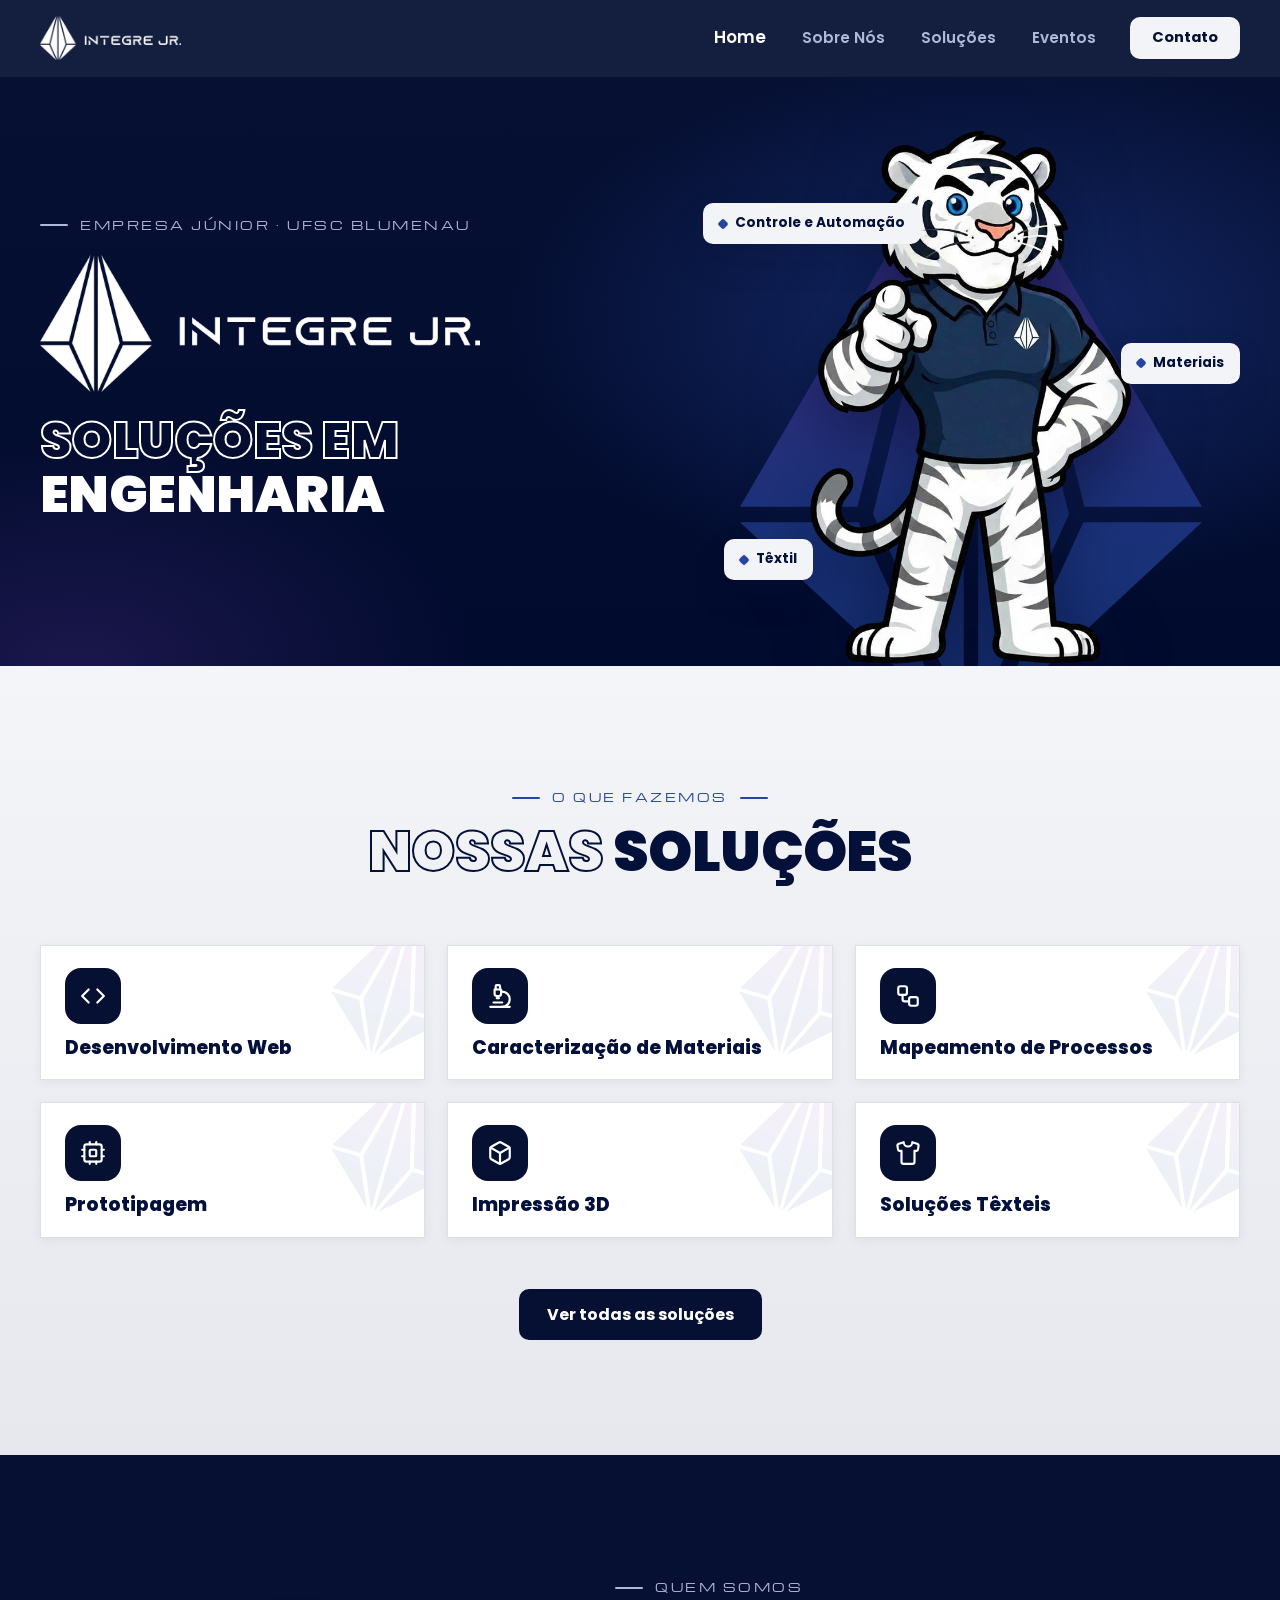
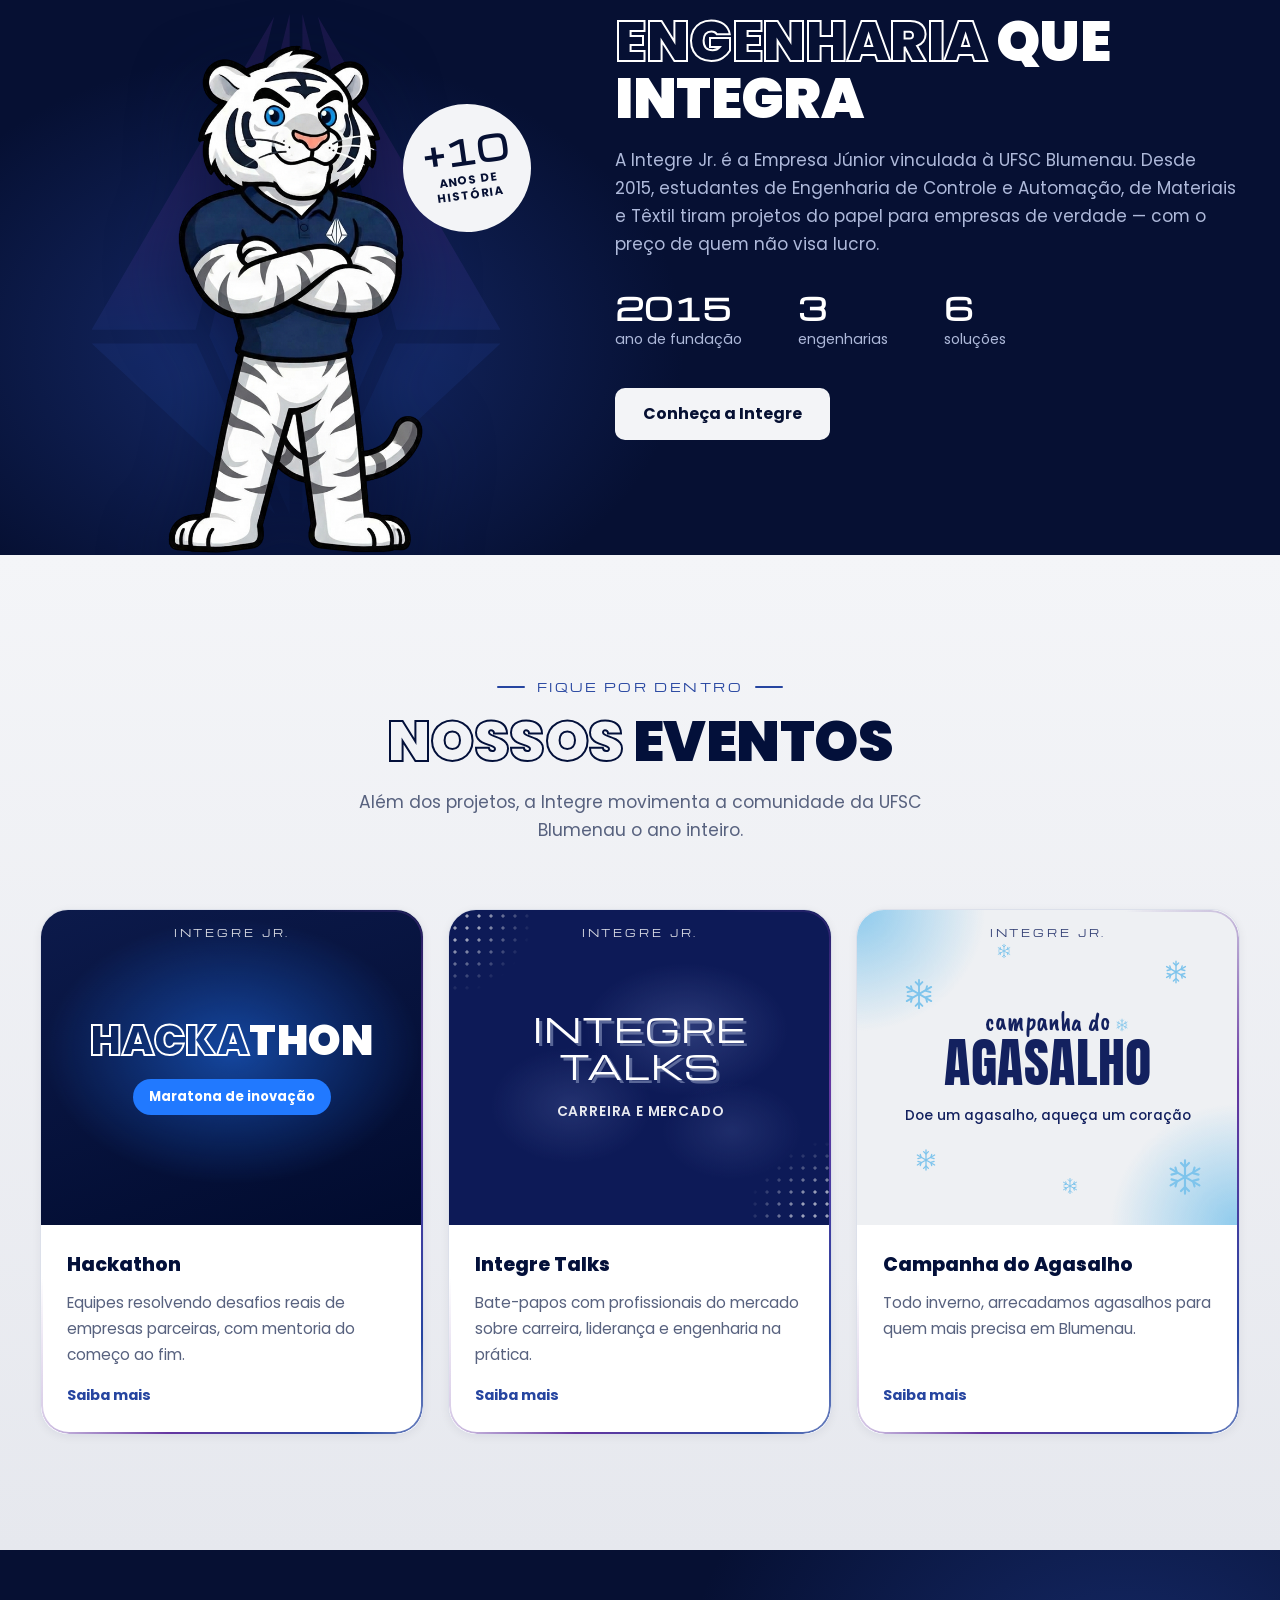
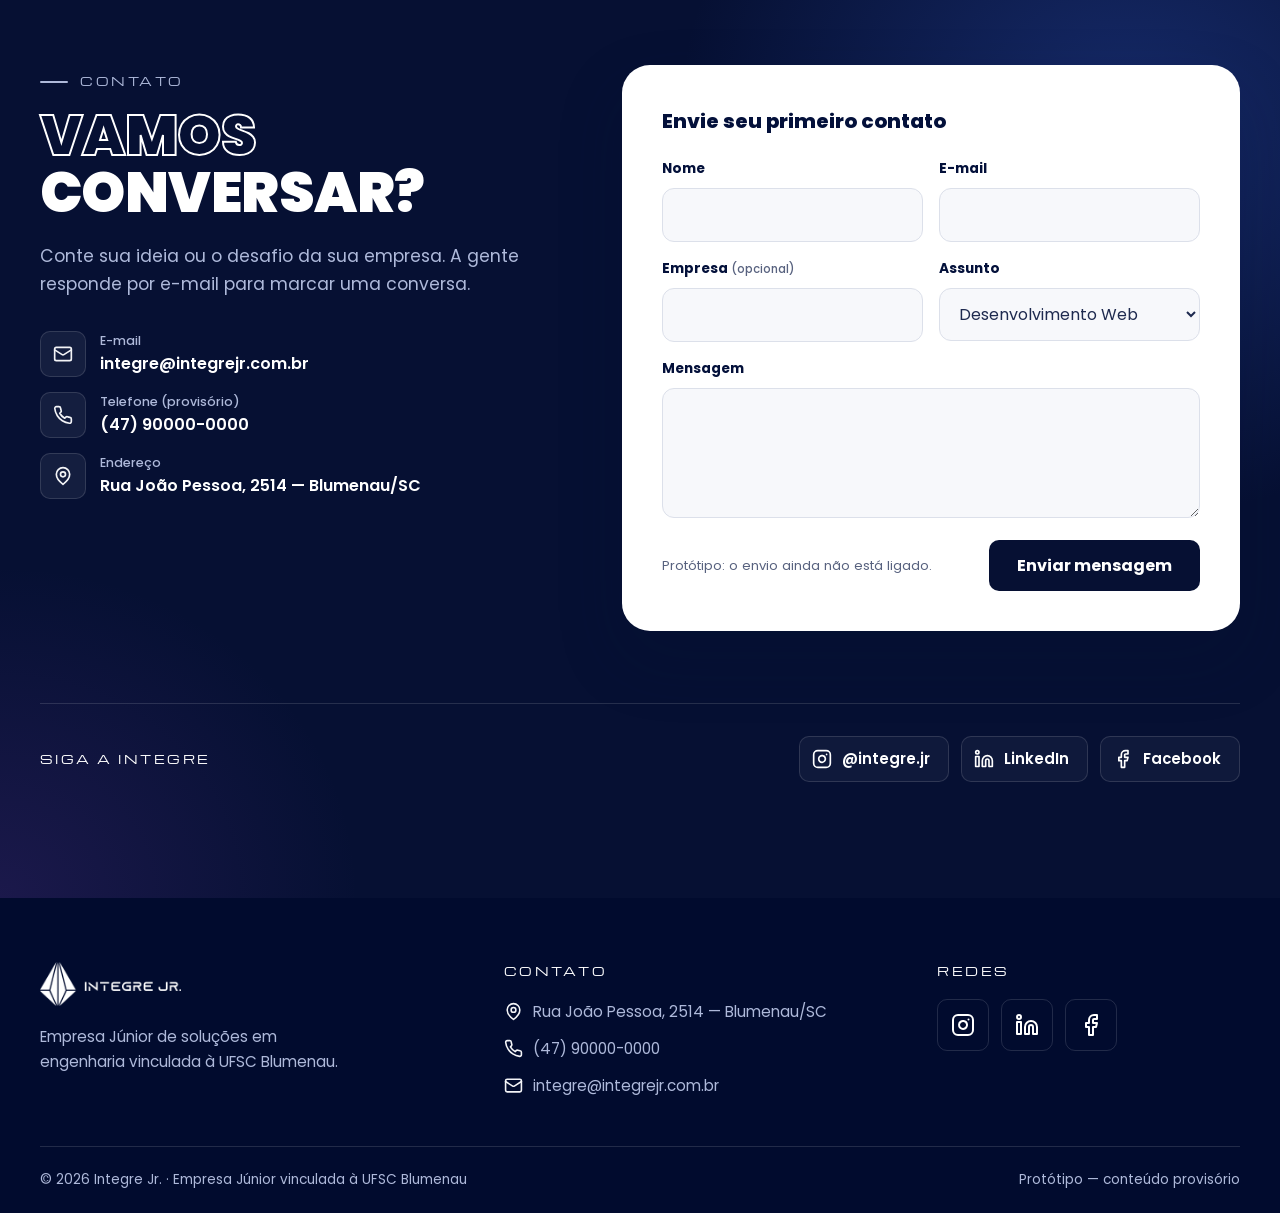
<file: index.html>
<!DOCTYPE html>
<html lang="pt-BR">
<head>
  <meta charset="UTF-8">
  <script>document.documentElement.classList.add('js');</script>
  <meta name="viewport" content="width=device-width, initial-scale=1.0">
  <title>Integre Jr. — Soluções em engenharia | Empresa Júnior da UFSC Blumenau</title>
  <meta name="description" content="Empresa Júnior de soluções em engenharia vinculada à UFSC Blumenau: desenvolvimento web, caracterização de materiais, mapeamento de processos, prototipagem, impressão 3D e soluções têxteis.">
  <meta name="theme-color" content="#061033">
  <link rel="icon" type="image/svg+xml" href="imagens/favicon.svg">
  <link rel="alternate icon" type="image/png" href="imagens/favicon-48.png">
  <link rel="apple-touch-icon" href="imagens/apple-touch-icon.png">
  <link rel="preconnect" href="https://fonts.googleapis.com">
  <link rel="preconnect" href="https://fonts.gstatic.com" crossorigin>
  <link rel="stylesheet" href="https://fonts.googleapis.com/css2?family=Anton&family=Caveat+Brush&family=Michroma&family=Poppins:ital,wght@0,400;0,500;0,600;0,700;0,800;0,900;1,700&display=swap">
  <link rel="stylesheet" href="css/styles.css">
</head>
<body>

<!-- ================= SPRITE DE ÍCONES (igual nas 4 páginas) ================= -->
<svg width="0" height="0" style="position:absolute" aria-hidden="true">
  <defs>
    <symbol id="i-arrow-right" viewBox="0 0 24 24"><path d="M5 12h14"/><path d="m12 5 7 7-7 7"/></symbol>
    <symbol id="i-menu" viewBox="0 0 24 24"><path d="M4 12h16"/><path d="M4 6h16"/><path d="M4 18h16"/></symbol>
    <symbol id="i-close" viewBox="0 0 24 24"><path d="M18 6 6 18"/><path d="m6 6 12 12"/></symbol>
    <symbol id="i-check" viewBox="0 0 24 24"><path d="M20 6 9 17l-5-5"/></symbol>
    <symbol id="i-code" viewBox="0 0 24 24"><path d="m16 18 6-6-6-6"/><path d="m8 6-6 6 6 6"/></symbol>
    <symbol id="i-microscope" viewBox="0 0 24 24"><path d="M6 18h8"/><path d="M3 22h18"/><path d="M14 22a7 7 0 1 0 0-14h-1"/><path d="M9 14h2"/><path d="M9 12a2 2 0 0 1-2-2V6h6v4a2 2 0 0 1-2 2Z"/><path d="M12 6V3a1 1 0 0 0-1-1H9a1 1 0 0 0-1 1v3"/></symbol>
    <symbol id="i-workflow" viewBox="0 0 24 24"><rect width="8" height="8" x="3" y="3" rx="2"/><path d="M7 11v4a2 2 0 0 0 2 2h4"/><rect width="8" height="8" x="13" y="13" rx="2"/></symbol>
    <symbol id="i-cpu" viewBox="0 0 24 24"><rect width="16" height="16" x="4" y="4" rx="2"/><rect width="6" height="6" x="9" y="9" rx="1"/><path d="M15 2v2"/><path d="M15 20v2"/><path d="M2 15h2"/><path d="M2 9h2"/><path d="M20 15h2"/><path d="M20 9h2"/><path d="M9 2v2"/><path d="M9 20v2"/></symbol>
    <symbol id="i-box" viewBox="0 0 24 24"><path d="M21 8a2 2 0 0 0-1-1.73l-7-4a2 2 0 0 0-2 0l-7 4A2 2 0 0 0 3 8v8a2 2 0 0 0 1 1.73l7 4a2 2 0 0 0 2 0l7-4A2 2 0 0 0 21 16Z"/><path d="m3.3 7 8.7 5 8.7-5"/><path d="M12 22V12"/></symbol>
    <symbol id="i-shirt" viewBox="0 0 24 24"><path d="M20.38 3.46 16 2a4 4 0 0 1-8 0L3.62 3.46a2 2 0 0 0-1.34 2.23l.58 3.47a1 1 0 0 0 .99.84H6v10c0 1.1.9 2 2 2h8a2 2 0 0 0 2-2V10h2.15a1 1 0 0 0 .99-.84l.58-3.47a2 2 0 0 0-1.34-2.23z"/></symbol>
    <symbol id="i-mail" viewBox="0 0 24 24"><rect width="20" height="16" x="2" y="4" rx="2"/><path d="m22 7-8.97 5.7a1.94 1.94 0 0 1-2.06 0L2 7"/></symbol>
    <symbol id="i-phone" viewBox="0 0 24 24"><path d="M22 16.92v3a2 2 0 0 1-2.18 2 19.79 19.79 0 0 1-8.63-3.07 19.5 19.5 0 0 1-6-6 19.79 19.79 0 0 1-3.07-8.67A2 2 0 0 1 4.11 2h3a2 2 0 0 1 2 1.72 12.84 12.84 0 0 0 .7 2.81 2 2 0 0 1-.45 2.11L8.09 9.91a16 16 0 0 0 6 6l1.27-1.27a2 2 0 0 1 2.11-.45 12.84 12.84 0 0 0 2.81.7A2 2 0 0 1 22 16.92Z"/></symbol>
    <symbol id="i-pin" viewBox="0 0 24 24"><path d="M20 10c0 6-8 12-8 12s-8-6-8-12a8 8 0 0 1 16 0Z"/><circle cx="12" cy="10" r="3"/></symbol>
    <symbol id="i-instagram" viewBox="0 0 24 24"><rect width="20" height="20" x="2" y="2" rx="5"/><path d="M16 11.37A4 4 0 1 1 12.63 8 4 4 0 0 1 16 11.37z"/><path d="M17.5 6.5h.01"/></symbol>
    <symbol id="i-linkedin" viewBox="0 0 24 24"><path d="M16 8a6 6 0 0 1 6 6v7h-4v-7a2 2 0 0 0-2-2 2 2 0 0 0-2 2v7h-4v-7a6 6 0 0 1 6-6z"/><rect width="4" height="12" x="2" y="9"/><circle cx="4" cy="4" r="2"/></symbol>
    <symbol id="i-facebook" viewBox="0 0 24 24"><path d="M18 2h-3a5 5 0 0 0-5 5v3H7v4h3v8h4v-8h3l1-4h-4V7a1 1 0 0 1 1-1h3z"/></symbol>
    <symbol id="i-image" viewBox="0 0 24 24"><rect width="18" height="18" x="3" y="3" rx="2"/><circle cx="9" cy="9" r="2"/><path d="m21 15-3.09-3.09a2 2 0 0 0-2.82 0L6 21"/></symbol>
    <symbol id="i-send" viewBox="0 0 24 24"><path d="m22 2-7 20-4-9-9-4Z"/><path d="M22 2 11 13"/></symbol>
    <symbol id="i-users" viewBox="0 0 24 24"><path d="M16 21v-2a4 4 0 0 0-4-4H6a4 4 0 0 0-4 4v2"/><circle cx="9" cy="7" r="4"/><path d="M22 21v-2a4 4 0 0 0-3-3.87"/><path d="M16 3.13a4 4 0 0 1 0 7.75"/></symbol>
    <symbol id="i-graduation" viewBox="0 0 24 24"><path d="M22 10v6"/><path d="M2 10l10-5 10 5-10 5z"/><path d="M6 12v5c3 3 9 3 12 0v-5"/></symbol>
    <symbol id="i-refresh" viewBox="0 0 24 24"><path d="M3 12a9 9 0 0 1 9-9 9.75 9.75 0 0 1 6.74 2.74L21 8"/><path d="M21 3v5h-5"/><path d="M21 12a9 9 0 0 1-9 9 9.75 9.75 0 0 1-6.74-2.74L3 16"/><path d="M8 16H3v5"/></symbol>
    <symbol id="i-target" viewBox="0 0 24 24"><circle cx="12" cy="12" r="10"/><circle cx="12" cy="12" r="6"/><circle cx="12" cy="12" r="2"/></symbol>
    <symbol id="i-eye" viewBox="0 0 24 24"><path d="M2 12s3-7 10-7 10 7 10 7-3 7-10 7-10-7-10-7Z"/><circle cx="12" cy="12" r="3"/></symbol>
    <symbol id="i-heart" viewBox="0 0 24 24"><path d="M20.84 4.61a5.5 5.5 0 0 0-7.78 0L12 5.67l-1.06-1.06a5.5 5.5 0 1 0-7.78 7.78L12 21.23l8.84-8.84a5.5 5.5 0 0 0 0-7.78z"/></symbol>
  </defs>
</svg>

<!-- ================= HEADER ================= -->
<header class="header">
  <div class="container header__inner">
    <a class="brand" href="index.html" aria-label="Integre Jr. — página inicial">
      <img src="imagens/logo-horizontal-branca.png" alt="Integre Jr." width="1280" height="399">
    </a>
    <div class="header__direita">
      <nav class="nav" aria-label="Principal">
        <a href="index.html" class="is-active" aria-current="page">Home</a>
        <a href="sobre.html">Sobre Nós</a>
        <a href="solucoes.html">Soluções</a>
        <a href="eventos.html">Eventos</a>
      </nav>
      <a class="btn btn--primario btn--sm header__cta" href="index.html#contato">Contato</a>
      <button class="menu-btn" id="openMenu" type="button" aria-label="Abrir menu" aria-controls="mobileNav" aria-expanded="false">
        <svg class="icon" aria-hidden="true"><use href="#i-menu"/></svg>
      </button>
    </div>
  </div>
</header>

<!-- ================= MENU MOBILE ================= -->
<div class="mobile-nav" id="mobileNav" aria-hidden="true">
  <div class="mobile-nav__scrim"></div>
  <div class="mobile-nav__painel" role="dialog" aria-modal="true" aria-label="Menu">
    <div class="mobile-nav__topo">
      <img src="imagens/logo-horizontal-branca.png" alt="Integre Jr." width="1280" height="399">
      <button class="menu-btn" id="closeMenu" type="button" aria-label="Fechar menu">
        <svg class="icon" aria-hidden="true"><use href="#i-close"/></svg>
      </button>
    </div>
    <nav class="mobile-nav__links" aria-label="Principal (celular)">
      <a href="index.html" class="is-active" aria-current="page">Home</a>
      <a href="sobre.html">Sobre Nós</a>
      <a href="solucoes.html">Soluções</a>
      <a href="eventos.html">Eventos</a>
    </nav>
    <a class="btn btn--primario" href="index.html#contato">Contato</a>
  </div>
</div>

<main>

  <!-- ================= APRESENTAÇÃO ================= -->
  <section class="secao hero secao--escura" id="inicio">
    <div class="container hero__grid">
      <div class="hero__texto">
        <span class="selo">Empresa Júnior · UFSC Blumenau</span>
        <h1 class="hero__marca">
          <img src="imagens/logo-horizontal-branca.png" alt="Integre Jr." width="1280" height="399">
        </h1>
        <p class="hero__frase">
          <span class="contorno">Soluções em</span>
          <span>Engenharia</span>
        </p>
      </div>
      <div class="hero__visual">
        <img class="hero__simbolo" src="imagens/simbolo-apagado.svg" alt="" aria-hidden="true">
        <img class="hero__mascote" src="imagens/mascote-apontando.png" width="569" height="939"
             alt="Mascote da Integre Jr.: um tigre-branco com a camisa polo azul-marinho da empresa">
        <span class="hero__chip hero__chip--1">Controle e Automação</span>
        <span class="hero__chip hero__chip--2">Materiais</span>
        <span class="hero__chip hero__chip--3">Têxtil</span>
      </div>
    </div>
  </section>

  <!-- ================= SOLUÇÕES (resumo) ================= -->
  <section class="secao secao--clara" id="solucoes">
    <div class="container">
      <header class="secao__cabeca reveal">
        <span class="selo">O que fazemos</span>
        <h2 class="titulo"><span class="contorno">Nossas</span> soluções</h2>
      </header>

      <div class="solucoes__grid">
        <a class="card-solucao reveal" href="solucoes.html#web">
          <span class="card-solucao__icone"><svg class="icon" aria-hidden="true"><use href="#i-code"/></svg></span>
          <h3>Desenvolvimento Web</h3>
        </a>
        <a class="card-solucao reveal" data-delay="1" href="solucoes.html#materiais">
          <span class="card-solucao__icone"><svg class="icon" aria-hidden="true"><use href="#i-microscope"/></svg></span>
          <h3>Caracterização de Materiais</h3>
        </a>
        <a class="card-solucao reveal" data-delay="2" href="solucoes.html#processos">
          <span class="card-solucao__icone"><svg class="icon" aria-hidden="true"><use href="#i-workflow"/></svg></span>
          <h3>Mapeamento de Processos</h3>
        </a>
        <a class="card-solucao reveal" href="solucoes.html#prototipagem">
          <span class="card-solucao__icone"><svg class="icon" aria-hidden="true"><use href="#i-cpu"/></svg></span>
          <h3>Prototipagem</h3>
        </a>
        <a class="card-solucao reveal" data-delay="1" href="solucoes.html#impressao-3d">
          <span class="card-solucao__icone"><svg class="icon" aria-hidden="true"><use href="#i-box"/></svg></span>
          <h3>Impressão 3D</h3>
        </a>
        <a class="card-solucao reveal" data-delay="2" href="solucoes.html#texteis">
          <span class="card-solucao__icone"><svg class="icon" aria-hidden="true"><use href="#i-shirt"/></svg></span>
          <h3>Soluções Têxteis</h3>
        </a>
      </div>

      <div class="secao__rodape">
        <a class="btn btn--primario" href="solucoes.html">Ver todas as soluções</a>
      </div>
    </div>
  </section>

  <!-- ================= QUEM SOMOS (resumo) ================= -->
  <section class="secao secao--escura quem" id="quem-somos">
    <div class="container quem__grid">
      <div class="quem__visual">
        <img class="quem__simbolo" src="imagens/simbolo.svg" alt="" aria-hidden="true">
        <img class="mascote" src="imagens/mascote-bracos-cruzados.png" width="475" height="939"
             alt="Mascote da Integre Jr.: um tigre-branco com a camisa polo azul-marinho da empresa">
        <span class="quem__anos" aria-hidden="true"><strong>+10</strong><span>anos de<br>história</span></span>
      </div>
      <div class="quem__texto reveal">
        <span class="selo">Quem somos</span>
        <h2 class="titulo"><span class="contorno">Engenharia</span> que integra</h2>
        <p>A Integre Jr. é a Empresa Júnior vinculada à UFSC Blumenau. Desde 2015, estudantes de Engenharia de Controle e Automação, de Materiais e Têxtil tiram projetos do papel para empresas de verdade — com o preço de quem não visa lucro.</p>
        <ul class="numeros">
          <li><strong>2015</strong><span>ano de fundação</span></li>
          <li><strong>3</strong><span>engenharias</span></li>
          <li><strong>6</strong><span>soluções</span></li>
        </ul>
        <a class="btn btn--primario" href="sobre.html">Conheça a Integre</a>
      </div>
    </div>
  </section>

  <!-- ================= EVENTOS (chamada) ================= -->
  <section class="secao secao--clara" id="eventos">
    <div class="container">
      <header class="secao__cabeca reveal">
        <span class="selo">Fique por dentro</span>
        <h2 class="titulo"><span class="contorno">Nossos</span> eventos</h2>
        <p class="lead">Além dos projetos, a Integre movimenta a comunidade da UFSC Blumenau o ano inteiro.</p>
      </header>

      <div class="eventos__grid">
        <a class="evento reveal" href="eventos.html#hackathon">
          <div class="capa capa-hackathon">
            <span class="capa__selo">INTEGRE JR.</span>
            <p class="capa__titulo"><span class="contorno">Hacka</span>thon</p>
            <span class="capa__pilula">Maratona de inovação</span>
          </div>
          <div class="evento__corpo">
            <h3>Hackathon</h3>
            <p>Equipes resolvendo desafios reais de empresas parceiras, com mentoria do começo ao fim.</p>
            <span class="mais">Saiba mais</span>
          </div>
        </a>
        <a class="evento reveal" data-delay="1" href="eventos.html#talks">
          <div class="capa capa-talks">
            <span class="capa__selo">INTEGRE JR.</span>
            <p class="capa__titulo capa__titulo--display">Integre<br>Talks</p>
            <span class="capa__pilula">Carreira e mercado</span>
          </div>
          <div class="evento__corpo">
            <h3>Integre Talks</h3>
            <p>Bate-papos com profissionais do mercado sobre carreira, liderança e engenharia na prática.</p>
            <span class="mais">Saiba mais</span>
          </div>
        </a>
        <a class="evento reveal" data-delay="2" href="eventos.html#agasalho">
          <div class="capa capa-agasalho">
            <span class="capa__selo">INTEGRE JR.</span>
            <p class="capa__titulo"><small>Campanha do</small>Agasalho</p>
            <span class="capa__pilula">Doe um agasalho, aqueça um coração</span>
          </div>
          <div class="evento__corpo">
            <h3>Campanha do Agasalho</h3>
            <p>Todo inverno, arrecadamos agasalhos para quem mais precisa em Blumenau.</p>
            <span class="mais">Saiba mais</span>
          </div>
        </a>
      </div>
    </div>
  </section>

  <!-- ================= CONTATO + REDES ================= -->
  <section class="secao secao--escura contato" id="contato">
    <div class="container">
      <div class="contato__grid">
        <div class="contato__texto reveal">
          <span class="selo">Contato</span>
          <h2 class="titulo"><span class="contorno">Vamos</span> conversar?</h2>
          <p class="lead">Conte sua ideia ou o desafio da sua empresa. A gente responde por e-mail para marcar uma conversa.</p>
          <ul class="contato__lista">
            <li>
              <span class="icone-caixa"><svg class="icon" aria-hidden="true"><use href="#i-mail"/></svg></span>
              <span><small>E-mail</small><a href="mailto:integre@integrejr.com.br">integre@integrejr.com.br</a></span>
            </li>
            <li>
              <span class="icone-caixa"><svg class="icon" aria-hidden="true"><use href="#i-phone"/></svg></span>
              <span><small>Telefone (provisório)</small>(47) 90000-0000</span>
            </li>
            <li>
              <span class="icone-caixa"><svg class="icon" aria-hidden="true"><use href="#i-pin"/></svg></span>
              <span><small>Endereço</small>Rua João Pessoa, 2514 — Blumenau/SC</span>
            </li>
          </ul>
        </div>

        <div class="reveal" data-delay="1">
          <form class="form" data-mock novalidate>
            <p class="form__titulo">Envie seu primeiro contato</p>
            <div class="form__grid">
              <div class="campo">
                <label for="nome">Nome</label>
                <input id="nome" name="nome" type="text" autocomplete="name" required>
              </div>
              <div class="campo">
                <label for="email">E-mail</label>
                <input id="email" name="email" type="email" autocomplete="email" required>
              </div>
              <div class="campo">
                <label for="empresa">Empresa <small>(opcional)</small></label>
                <input id="empresa" name="empresa" type="text" autocomplete="organization">
              </div>
              <div class="campo">
                <label for="assunto">Assunto</label>
                <select id="assunto" name="assunto">
                  <option>Desenvolvimento Web</option>
                  <option>Caracterização de Materiais</option>
                  <option>Mapeamento de Processos</option>
                  <option>Prototipagem</option>
                  <option>Impressão 3D</option>
                  <option>Soluções Têxteis</option>
                  <option>Eventos e parcerias</option>
                  <option>Outro assunto</option>
                </select>
              </div>
              <div class="campo campo--cheio">
                <label for="mensagem">Mensagem</label>
                <textarea id="mensagem" name="mensagem" required></textarea>
              </div>
            </div>
            <div class="form__acoes">
              <span class="form__nota">Protótipo: o envio ainda não está ligado.</span>
              <button class="btn btn--primario" type="submit">Enviar mensagem</button>
            </div>
          </form>
          <div class="form form-sucesso" tabindex="-1" hidden>
            <span class="icone-caixa"><svg class="icon" aria-hidden="true"><use href="#i-check"/></svg></span>
            <h3>Mensagem pronta!</h3>
            <p>No site final, ela chega no e-mail da Integre. Neste protótipo nada foi enviado.</p>
          </div>
        </div>
      </div>

      <div class="redes">
        <p class="redes__titulo">Siga a Integre</p>
        <div class="redes__lista">
          <a class="rede" href="https://www.instagram.com/integre.jr/" target="_blank" rel="noopener"><svg class="icon" aria-hidden="true"><use href="#i-instagram"/></svg>@integre.jr</a>
          <a class="rede" href="https://www.linkedin.com/company/integre-consultoria/" target="_blank" rel="noopener"><svg class="icon" aria-hidden="true"><use href="#i-linkedin"/></svg>LinkedIn</a>
          <a class="rede" href="https://www.facebook.com/IntegreJr/" target="_blank" rel="noopener"><svg class="icon" aria-hidden="true"><use href="#i-facebook"/></svg>Facebook</a>
        </div>
      </div>
    </div>
  </section>

</main>

<!-- ================= RODAPÉ ================= -->
<footer class="rodape">
  <div class="container rodape__grid">
    <div class="rodape__marca">
      <img src="imagens/logo-horizontal-branca.png" alt="Integre Jr." width="1280" height="399" loading="lazy">
      <p>Empresa Júnior de soluções em engenharia vinculada à UFSC Blumenau.</p>
    </div>
    <div>
      <h4>Contato</h4>
      <ul class="rodape__contato">
        <li><svg class="icon" aria-hidden="true"><use href="#i-pin"/></svg>Rua João Pessoa, 2514 — Blumenau/SC</li>
        <li><svg class="icon" aria-hidden="true"><use href="#i-phone"/></svg>(47) 90000-0000</li>
        <li><svg class="icon" aria-hidden="true"><use href="#i-mail"/></svg><a href="mailto:integre@integrejr.com.br">integre@integrejr.com.br</a></li>
      </ul>
    </div>
    <div>
      <h4>Redes</h4>
      <div class="rodape__redes">
        <a href="https://www.instagram.com/integre.jr/" target="_blank" rel="noopener" aria-label="Instagram"><svg class="icon" aria-hidden="true"><use href="#i-instagram"/></svg></a>
        <a href="https://www.linkedin.com/company/integre-consultoria/" target="_blank" rel="noopener" aria-label="LinkedIn"><svg class="icon" aria-hidden="true"><use href="#i-linkedin"/></svg></a>
        <a href="https://www.facebook.com/IntegreJr/" target="_blank" rel="noopener" aria-label="Facebook"><svg class="icon" aria-hidden="true"><use href="#i-facebook"/></svg></a>
      </div>
    </div>
  </div>
  <div class="container rodape__base">
    <span>© <span class="js-year">2026</span> Integre Jr. · Empresa Júnior vinculada à UFSC Blumenau</span>
    <span>Protótipo — conteúdo provisório</span>
  </div>
</footer>


<script src="js/main.js"></script>
</body>
</html>
</file>
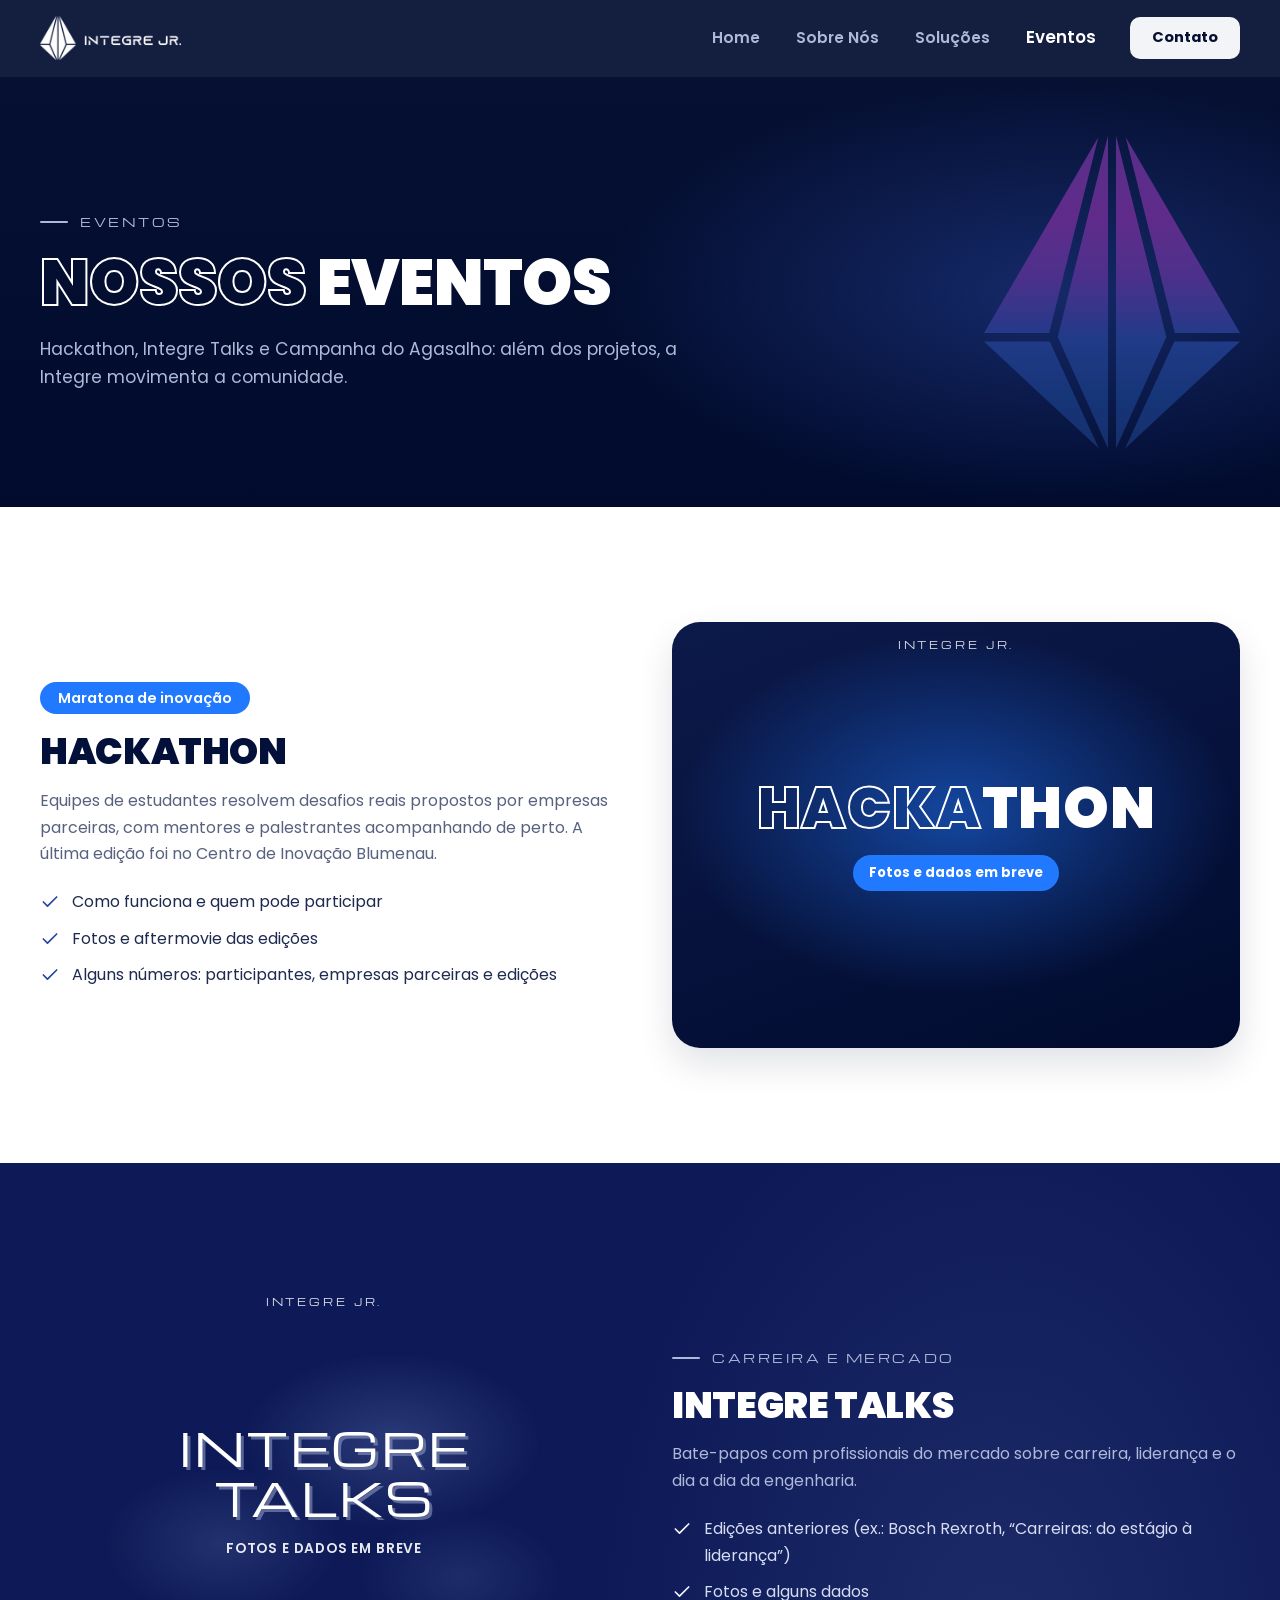
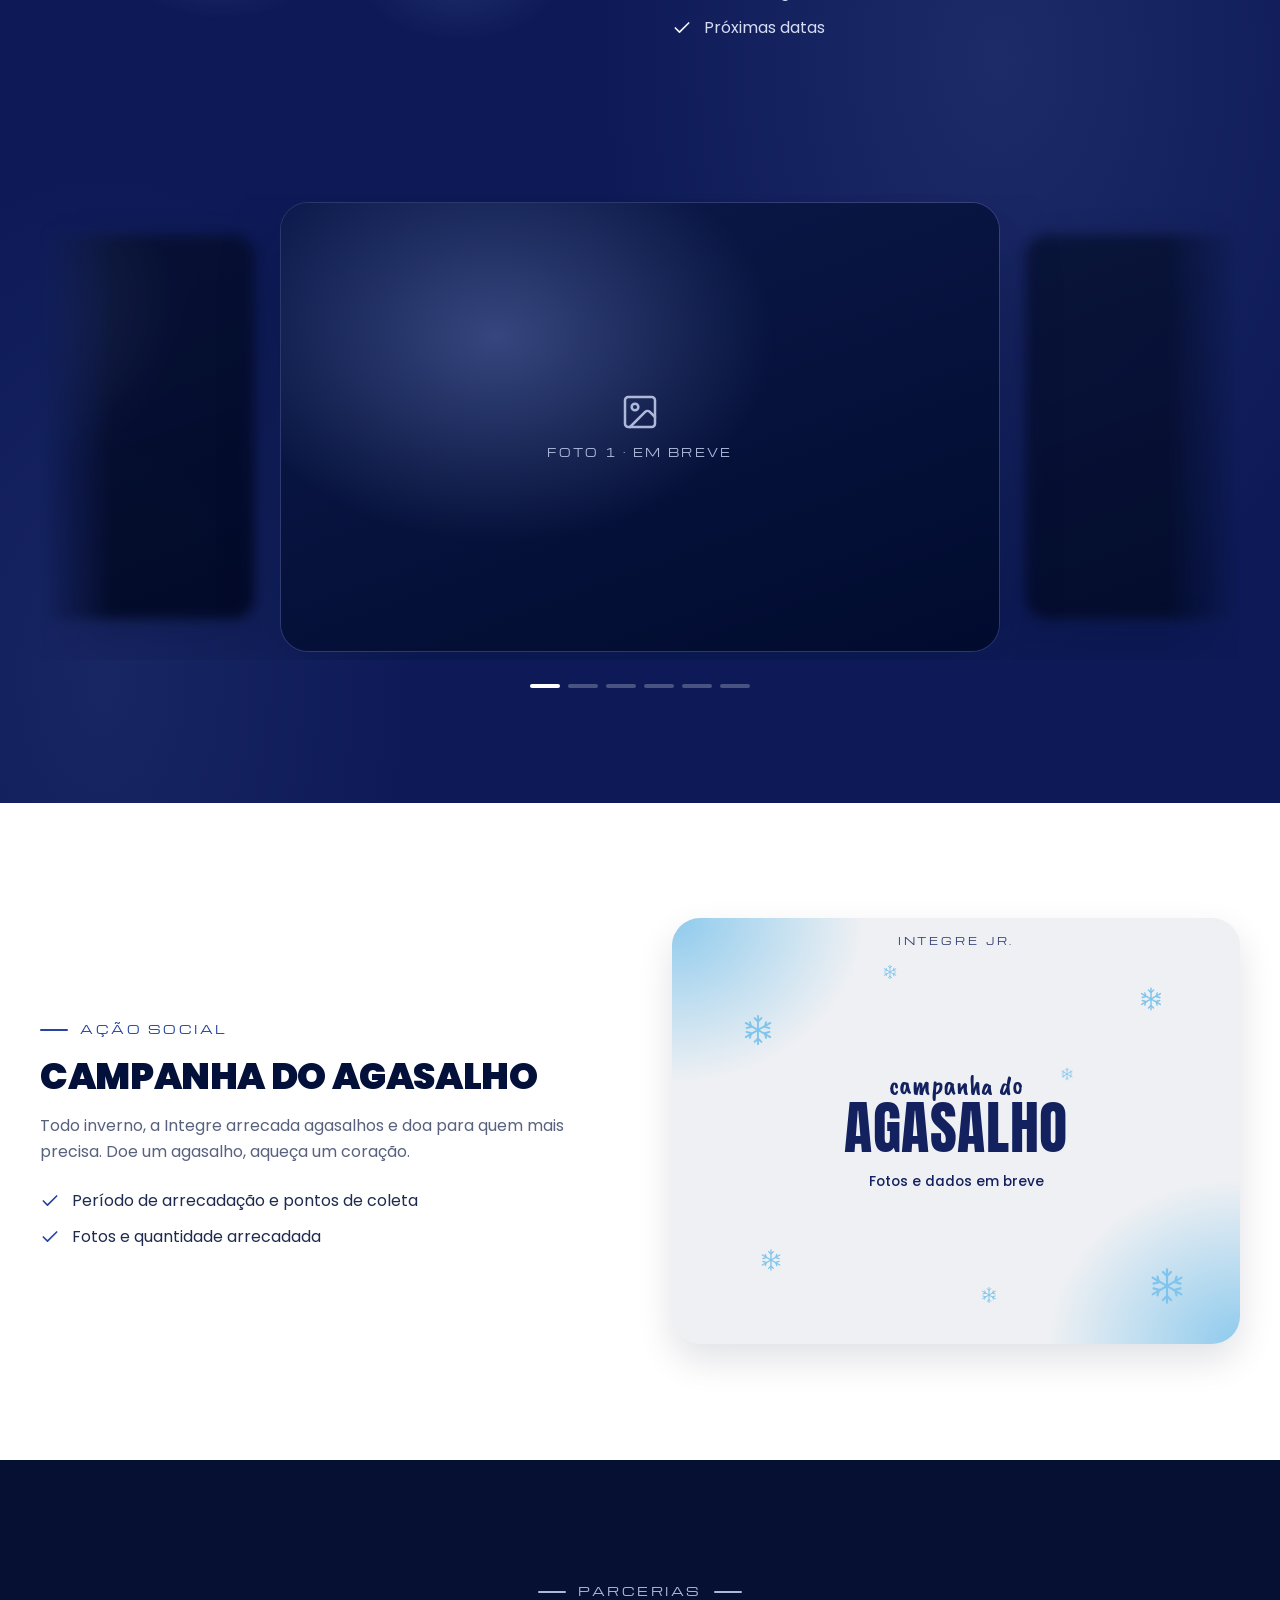
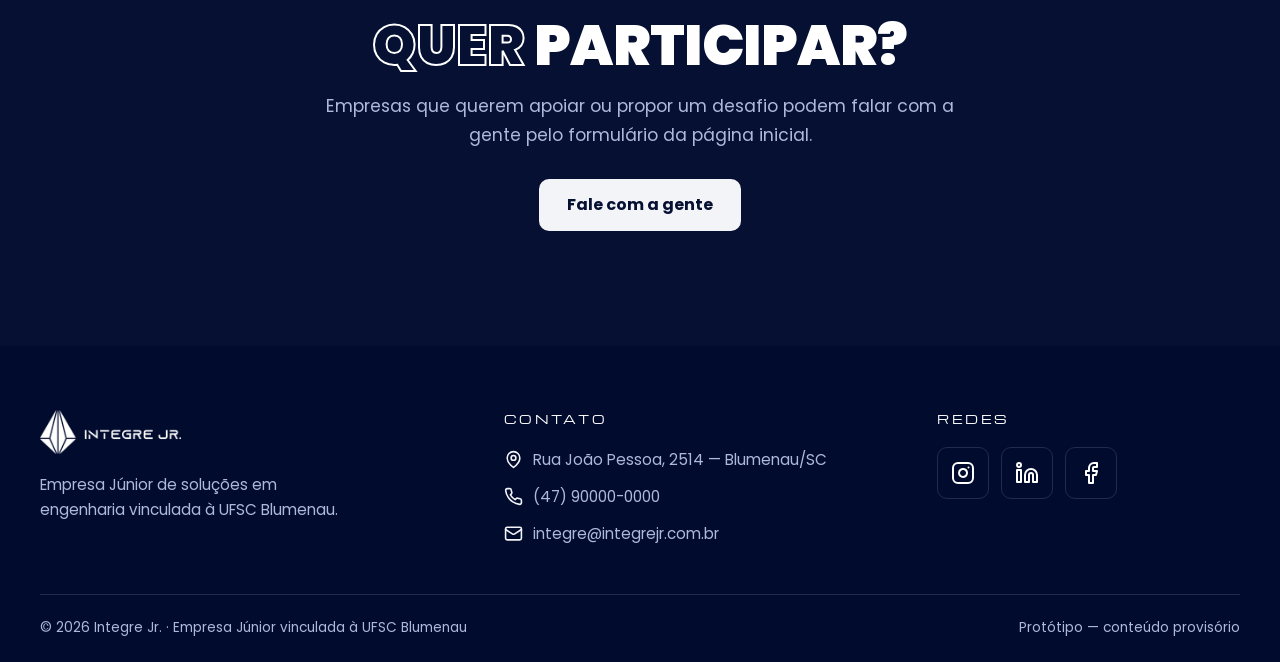
<file: eventos.html>
<!DOCTYPE html>
<html lang="pt-BR">
<head>
  <meta charset="UTF-8">
  <script>document.documentElement.classList.add('js');</script>
  <meta name="viewport" content="width=device-width, initial-scale=1.0">
  <title>Eventos — Integre Jr. | Empresa Júnior da UFSC Blumenau</title>
  <meta name="description" content="Hackathon, Integre Talks e Campanha do Agasalho: os eventos da Integre Jr.">
  <meta name="theme-color" content="#061033">
  <link rel="icon" type="image/svg+xml" href="imagens/favicon.svg">
  <link rel="alternate icon" type="image/png" href="imagens/favicon-48.png">
  <link rel="apple-touch-icon" href="imagens/apple-touch-icon.png">
  <link rel="preconnect" href="https://fonts.googleapis.com">
  <link rel="preconnect" href="https://fonts.gstatic.com" crossorigin>
  <link rel="stylesheet" href="https://fonts.googleapis.com/css2?family=Anton&family=Caveat+Brush&family=Michroma&family=Poppins:ital,wght@0,400;0,500;0,600;0,700;0,800;0,900;1,700&display=swap">
  <link rel="stylesheet" href="css/styles.css">
</head>
<body>

<!-- ================= SPRITE DE ÍCONES (igual nas 4 páginas) ================= -->
<svg width="0" height="0" style="position:absolute" aria-hidden="true">
  <defs>
    <symbol id="i-arrow-right" viewBox="0 0 24 24"><path d="M5 12h14"/><path d="m12 5 7 7-7 7"/></symbol>
    <symbol id="i-menu" viewBox="0 0 24 24"><path d="M4 12h16"/><path d="M4 6h16"/><path d="M4 18h16"/></symbol>
    <symbol id="i-close" viewBox="0 0 24 24"><path d="M18 6 6 18"/><path d="m6 6 12 12"/></symbol>
    <symbol id="i-check" viewBox="0 0 24 24"><path d="M20 6 9 17l-5-5"/></symbol>
    <symbol id="i-code" viewBox="0 0 24 24"><path d="m16 18 6-6-6-6"/><path d="m8 6-6 6 6 6"/></symbol>
    <symbol id="i-microscope" viewBox="0 0 24 24"><path d="M6 18h8"/><path d="M3 22h18"/><path d="M14 22a7 7 0 1 0 0-14h-1"/><path d="M9 14h2"/><path d="M9 12a2 2 0 0 1-2-2V6h6v4a2 2 0 0 1-2 2Z"/><path d="M12 6V3a1 1 0 0 0-1-1H9a1 1 0 0 0-1 1v3"/></symbol>
    <symbol id="i-workflow" viewBox="0 0 24 24"><rect width="8" height="8" x="3" y="3" rx="2"/><path d="M7 11v4a2 2 0 0 0 2 2h4"/><rect width="8" height="8" x="13" y="13" rx="2"/></symbol>
    <symbol id="i-cpu" viewBox="0 0 24 24"><rect width="16" height="16" x="4" y="4" rx="2"/><rect width="6" height="6" x="9" y="9" rx="1"/><path d="M15 2v2"/><path d="M15 20v2"/><path d="M2 15h2"/><path d="M2 9h2"/><path d="M20 15h2"/><path d="M20 9h2"/><path d="M9 2v2"/><path d="M9 20v2"/></symbol>
    <symbol id="i-box" viewBox="0 0 24 24"><path d="M21 8a2 2 0 0 0-1-1.73l-7-4a2 2 0 0 0-2 0l-7 4A2 2 0 0 0 3 8v8a2 2 0 0 0 1 1.73l7 4a2 2 0 0 0 2 0l7-4A2 2 0 0 0 21 16Z"/><path d="m3.3 7 8.7 5 8.7-5"/><path d="M12 22V12"/></symbol>
    <symbol id="i-shirt" viewBox="0 0 24 24"><path d="M20.38 3.46 16 2a4 4 0 0 1-8 0L3.62 3.46a2 2 0 0 0-1.34 2.23l.58 3.47a1 1 0 0 0 .99.84H6v10c0 1.1.9 2 2 2h8a2 2 0 0 0 2-2V10h2.15a1 1 0 0 0 .99-.84l.58-3.47a2 2 0 0 0-1.34-2.23z"/></symbol>
    <symbol id="i-mail" viewBox="0 0 24 24"><rect width="20" height="16" x="2" y="4" rx="2"/><path d="m22 7-8.97 5.7a1.94 1.94 0 0 1-2.06 0L2 7"/></symbol>
    <symbol id="i-phone" viewBox="0 0 24 24"><path d="M22 16.92v3a2 2 0 0 1-2.18 2 19.79 19.79 0 0 1-8.63-3.07 19.5 19.5 0 0 1-6-6 19.79 19.79 0 0 1-3.07-8.67A2 2 0 0 1 4.11 2h3a2 2 0 0 1 2 1.72 12.84 12.84 0 0 0 .7 2.81 2 2 0 0 1-.45 2.11L8.09 9.91a16 16 0 0 0 6 6l1.27-1.27a2 2 0 0 1 2.11-.45 12.84 12.84 0 0 0 2.81.7A2 2 0 0 1 22 16.92Z"/></symbol>
    <symbol id="i-pin" viewBox="0 0 24 24"><path d="M20 10c0 6-8 12-8 12s-8-6-8-12a8 8 0 0 1 16 0Z"/><circle cx="12" cy="10" r="3"/></symbol>
    <symbol id="i-instagram" viewBox="0 0 24 24"><rect width="20" height="20" x="2" y="2" rx="5"/><path d="M16 11.37A4 4 0 1 1 12.63 8 4 4 0 0 1 16 11.37z"/><path d="M17.5 6.5h.01"/></symbol>
    <symbol id="i-linkedin" viewBox="0 0 24 24"><path d="M16 8a6 6 0 0 1 6 6v7h-4v-7a2 2 0 0 0-2-2 2 2 0 0 0-2 2v7h-4v-7a6 6 0 0 1 6-6z"/><rect width="4" height="12" x="2" y="9"/><circle cx="4" cy="4" r="2"/></symbol>
    <symbol id="i-facebook" viewBox="0 0 24 24"><path d="M18 2h-3a5 5 0 0 0-5 5v3H7v4h3v8h4v-8h3l1-4h-4V7a1 1 0 0 1 1-1h3z"/></symbol>
    <symbol id="i-image" viewBox="0 0 24 24"><rect width="18" height="18" x="3" y="3" rx="2"/><circle cx="9" cy="9" r="2"/><path d="m21 15-3.09-3.09a2 2 0 0 0-2.82 0L6 21"/></symbol>
    <symbol id="i-send" viewBox="0 0 24 24"><path d="m22 2-7 20-4-9-9-4Z"/><path d="M22 2 11 13"/></symbol>
    <symbol id="i-users" viewBox="0 0 24 24"><path d="M16 21v-2a4 4 0 0 0-4-4H6a4 4 0 0 0-4 4v2"/><circle cx="9" cy="7" r="4"/><path d="M22 21v-2a4 4 0 0 0-3-3.87"/><path d="M16 3.13a4 4 0 0 1 0 7.75"/></symbol>
    <symbol id="i-graduation" viewBox="0 0 24 24"><path d="M22 10v6"/><path d="M2 10l10-5 10 5-10 5z"/><path d="M6 12v5c3 3 9 3 12 0v-5"/></symbol>
    <symbol id="i-refresh" viewBox="0 0 24 24"><path d="M3 12a9 9 0 0 1 9-9 9.75 9.75 0 0 1 6.74 2.74L21 8"/><path d="M21 3v5h-5"/><path d="M21 12a9 9 0 0 1-9 9 9.75 9.75 0 0 1-6.74-2.74L3 16"/><path d="M8 16H3v5"/></symbol>
    <symbol id="i-target" viewBox="0 0 24 24"><circle cx="12" cy="12" r="10"/><circle cx="12" cy="12" r="6"/><circle cx="12" cy="12" r="2"/></symbol>
    <symbol id="i-eye" viewBox="0 0 24 24"><path d="M2 12s3-7 10-7 10 7 10 7-3 7-10 7-10-7-10-7Z"/><circle cx="12" cy="12" r="3"/></symbol>
    <symbol id="i-heart" viewBox="0 0 24 24"><path d="M20.84 4.61a5.5 5.5 0 0 0-7.78 0L12 5.67l-1.06-1.06a5.5 5.5 0 1 0-7.78 7.78L12 21.23l8.84-8.84a5.5 5.5 0 0 0 0-7.78z"/></symbol>
  </defs>
</svg>

<!-- ================= HEADER ================= -->
<header class="header">
  <div class="container header__inner">
    <a class="brand" href="index.html" aria-label="Integre Jr. — página inicial">
      <img src="imagens/logo-horizontal-branca.png" alt="Integre Jr." width="1280" height="399">
    </a>
    <div class="header__direita">
      <nav class="nav" aria-label="Principal">
        <a href="index.html">Home</a>
        <a href="sobre.html">Sobre Nós</a>
        <a href="solucoes.html">Soluções</a>
        <a href="eventos.html" class="is-active" aria-current="page">Eventos</a>
      </nav>
      <a class="btn btn--primario btn--sm header__cta" href="index.html#contato">Contato</a>
      <button class="menu-btn" id="openMenu" type="button" aria-label="Abrir menu" aria-controls="mobileNav" aria-expanded="false">
        <svg class="icon" aria-hidden="true"><use href="#i-menu"/></svg>
      </button>
    </div>
  </div>
</header>

<!-- ================= MENU MOBILE ================= -->
<div class="mobile-nav" id="mobileNav" aria-hidden="true">
  <div class="mobile-nav__scrim"></div>
  <div class="mobile-nav__painel" role="dialog" aria-modal="true" aria-label="Menu">
    <div class="mobile-nav__topo">
      <img src="imagens/logo-horizontal-branca.png" alt="Integre Jr." width="1280" height="399">
      <button class="menu-btn" id="closeMenu" type="button" aria-label="Fechar menu">
        <svg class="icon" aria-hidden="true"><use href="#i-close"/></svg>
      </button>
    </div>
    <nav class="mobile-nav__links" aria-label="Principal (celular)">
      <a href="index.html">Home</a>
      <a href="sobre.html">Sobre Nós</a>
      <a href="solucoes.html">Soluções</a>
      <a href="eventos.html" class="is-active" aria-current="page">Eventos</a>
    </nav>
    <a class="btn btn--primario" href="index.html#contato">Contato</a>
  </div>
</div>

<main>

  <section class="secao pagina-hero secao--escura">
    <picture>
      <source media="(max-width: 960px)" srcset="imagens/simbolo-apagado.svg">
      <img class="pagina-hero__simbolo" src="imagens/simbolo.svg" alt="" aria-hidden="true">
    </picture>
    <div class="container">
      <div class="pagina-hero__inner">
        <span class="selo">Eventos</span>
        <h1><span class="contorno">Nossos</span> eventos</h1>
        <p class="lead">Hackathon, Integre Talks e Campanha do Agasalho: além dos projetos, a Integre movimenta a comunidade.</p>
      </div>
    </div>
  </section>

  <section class="secao secao--branca">
    <div class="container">

      <article class="bloco" id="hackathon">
        <div class="bloco__texto reveal">
          <span class="pilula-hack">Maratona de inovação</span>
          <h2>Hackathon</h2>
          <p>Equipes de estudantes resolvem desafios reais propostos por empresas parceiras, com mentores e palestrantes acompanhando de perto. A última edição foi no Centro de Inovação Blumenau.</p>
          <ul class="planejado">
            <li><svg class="icon" aria-hidden="true"><use href="#i-check"/></svg>Como funciona e quem pode participar</li>
            <li><svg class="icon" aria-hidden="true"><use href="#i-check"/></svg>Fotos e aftermovie das edições</li>
            <li><svg class="icon" aria-hidden="true"><use href="#i-check"/></svg>Alguns números: participantes, empresas parceiras e edições</li>
          </ul>
        </div>
        <div class="capa capa-hackathon bloco__capa reveal" data-delay="1">
          <span class="capa__selo">INTEGRE JR.</span>
          <p class="capa__titulo"><span class="contorno">Hacka</span>thon</p>
          <span class="capa__pilula">Fotos e dados em breve</span>
        </div>
      </article>

    </div>
  </section>

  <!-- Integre Talks: faixa com o fundo da capa (marinho com luzes) e partículas brancas que seguem o
       mouse; a capa fica sem fundo nem sombra, misturada com a faixa -->
  <section class="secao secao--escura secao--talks">
    <canvas class="particulas" data-particulas aria-hidden="true"></canvas>
    <div class="container">

      <article class="bloco bloco--invertido" id="talks">
        <div class="bloco__texto reveal">
          <span class="selo">Carreira e mercado</span>
          <h2>Integre Talks</h2>
          <p>Bate-papos com profissionais do mercado sobre carreira, liderança e o dia a dia da engenharia.</p>
          <ul class="planejado">
            <li><svg class="icon" aria-hidden="true"><use href="#i-check"/></svg>Edições anteriores (ex.: Bosch Rexroth, “Carreiras: do estágio à liderança”)</li>
            <li><svg class="icon" aria-hidden="true"><use href="#i-check"/></svg>Fotos e alguns dados</li>
            <li><svg class="icon" aria-hidden="true"><use href="#i-check"/></svg>Próximas datas</li>
          </ul>
        </div>
        <div class="capa capa-talks bloco__capa reveal" data-delay="1">
          <span class="capa__selo">INTEGRE JR.</span>
          <p class="capa__titulo capa__titulo--display">Integre<br>Talks</p>
          <span class="capa__pilula">Fotos e dados em breve</span>
        </div>
      </article>

      <!-- Carrossel de fotos: uma por vez, com um pedaço desfocado da anterior e da próxima (main.js).
           Para pôr uma foto de verdade, troque o <div class="carrossel__vazio">…</div> do slide por
           <img src="imagens/talks/foto-1.jpg" alt="O que aparece na foto">. -->
      <div class="carrossel reveal" data-carrossel role="region" aria-roledescription="carrossel" aria-label="Fotos do Integre Talks">
        <div class="carrossel__palco" aria-live="polite">
          <figure class="carrossel__slide" aria-roledescription="slide" aria-label="Foto 1 de 6"><div class="carrossel__vazio"><svg class="icon" aria-hidden="true"><use href="#i-image"/></svg><span>Foto 1 · em breve</span></div></figure>
          <figure class="carrossel__slide" aria-roledescription="slide" aria-label="Foto 2 de 6"><div class="carrossel__vazio"><svg class="icon" aria-hidden="true"><use href="#i-image"/></svg><span>Foto 2 · em breve</span></div></figure>
          <figure class="carrossel__slide" aria-roledescription="slide" aria-label="Foto 3 de 6"><div class="carrossel__vazio"><svg class="icon" aria-hidden="true"><use href="#i-image"/></svg><span>Foto 3 · em breve</span></div></figure>
          <figure class="carrossel__slide" aria-roledescription="slide" aria-label="Foto 4 de 6"><div class="carrossel__vazio"><svg class="icon" aria-hidden="true"><use href="#i-image"/></svg><span>Foto 4 · em breve</span></div></figure>
          <figure class="carrossel__slide" aria-roledescription="slide" aria-label="Foto 5 de 6"><div class="carrossel__vazio"><svg class="icon" aria-hidden="true"><use href="#i-image"/></svg><span>Foto 5 · em breve</span></div></figure>
          <figure class="carrossel__slide" aria-roledescription="slide" aria-label="Foto 6 de 6"><div class="carrossel__vazio"><svg class="icon" aria-hidden="true"><use href="#i-image"/></svg><span>Foto 6 · em breve</span></div></figure>
        </div>
        <div class="carrossel__pontos"></div>
      </div>

    </div>
  </section>

  <section class="secao secao--branca">
    <div class="container">

      <article class="bloco" id="agasalho">
        <div class="bloco__texto reveal">
          <span class="selo">Ação social</span>
          <h2>Campanha do Agasalho</h2>
          <p>Todo inverno, a Integre arrecada agasalhos e doa para quem mais precisa. Doe um agasalho, aqueça um coração.</p>
          <ul class="planejado">
            <li><svg class="icon" aria-hidden="true"><use href="#i-check"/></svg>Período de arrecadação e pontos de coleta</li>
            <li><svg class="icon" aria-hidden="true"><use href="#i-check"/></svg>Fotos e quantidade arrecadada</li>
          </ul>
        </div>
        <div class="capa capa-agasalho bloco__capa reveal" data-delay="1">
          <span class="capa__selo">INTEGRE JR.</span>
          <p class="capa__titulo"><small>Campanha do</small>Agasalho</p>
          <span class="capa__pilula">Fotos e dados em breve</span>
        </div>
      </article>

    </div>
  </section>

  <section class="secao secao--escura cta-final">
    <div class="container">
      <div class="secao__cabeca reveal">
        <span class="selo">Parcerias</span>
        <h2 class="titulo"><span class="contorno">Quer</span> participar?</h2>
        <p class="lead">Empresas que querem apoiar ou propor um desafio podem falar com a gente pelo formulário da página inicial.</p>
        <a class="btn btn--primario" href="index.html#contato">Fale com a gente</a>
      </div>
    </div>
  </section>

</main>

<!-- ================= RODAPÉ ================= -->
<footer class="rodape">
  <div class="container rodape__grid">
    <div class="rodape__marca">
      <img src="imagens/logo-horizontal-branca.png" alt="Integre Jr." width="1280" height="399" loading="lazy">
      <p>Empresa Júnior de soluções em engenharia vinculada à UFSC Blumenau.</p>
    </div>
    <div>
      <h4>Contato</h4>
      <ul class="rodape__contato">
        <li><svg class="icon" aria-hidden="true"><use href="#i-pin"/></svg>Rua João Pessoa, 2514 — Blumenau/SC</li>
        <li><svg class="icon" aria-hidden="true"><use href="#i-phone"/></svg>(47) 90000-0000</li>
        <li><svg class="icon" aria-hidden="true"><use href="#i-mail"/></svg><a href="mailto:integre@integrejr.com.br">integre@integrejr.com.br</a></li>
      </ul>
    </div>
    <div>
      <h4>Redes</h4>
      <div class="rodape__redes">
        <a href="https://www.instagram.com/integre.jr/" target="_blank" rel="noopener" aria-label="Instagram"><svg class="icon" aria-hidden="true"><use href="#i-instagram"/></svg></a>
        <a href="https://www.linkedin.com/company/integre-consultoria/" target="_blank" rel="noopener" aria-label="LinkedIn"><svg class="icon" aria-hidden="true"><use href="#i-linkedin"/></svg></a>
        <a href="https://www.facebook.com/IntegreJr/" target="_blank" rel="noopener" aria-label="Facebook"><svg class="icon" aria-hidden="true"><use href="#i-facebook"/></svg></a>
      </div>
    </div>
  </div>
  <div class="container rodape__base">
    <span>© <span class="js-year">2026</span> Integre Jr. · Empresa Júnior vinculada à UFSC Blumenau</span>
    <span>Protótipo — conteúdo provisório</span>
  </div>
</footer>

<script src="js/main.js"></script>
</body>
</html>
</file>
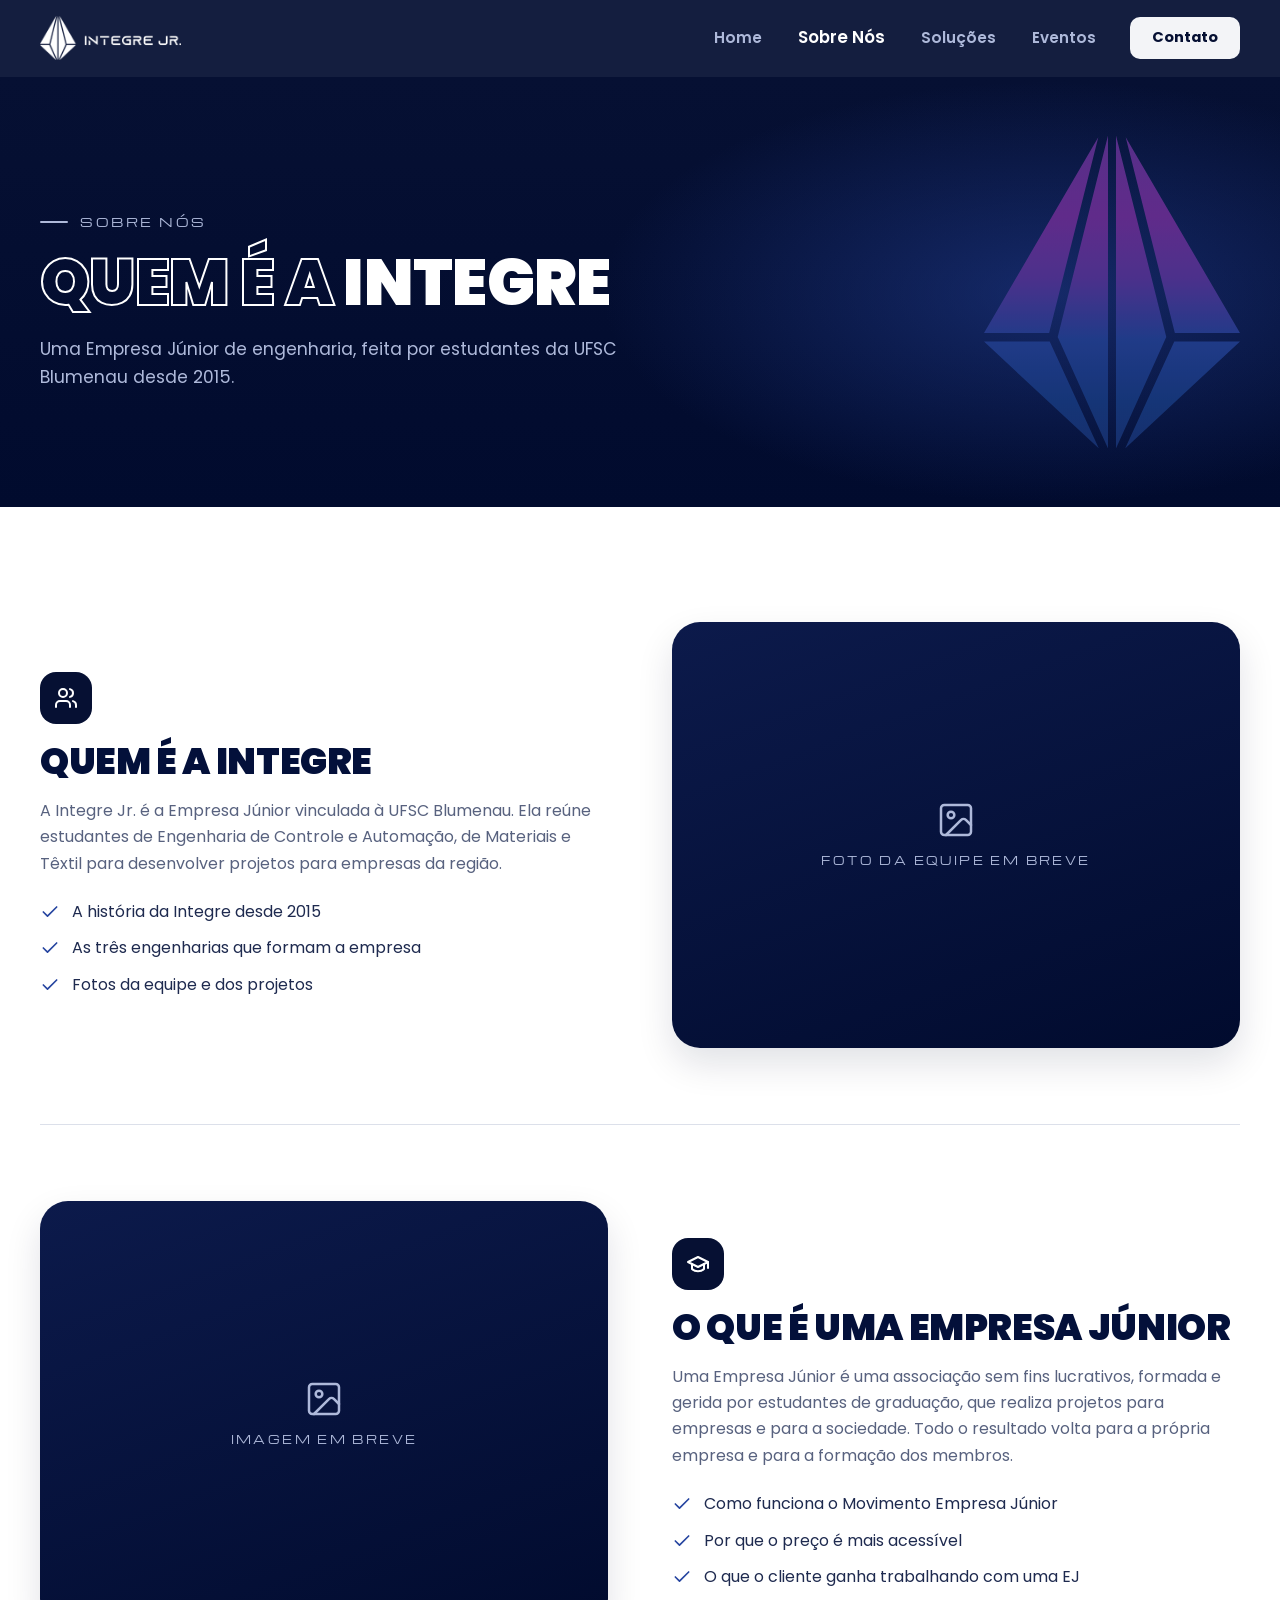
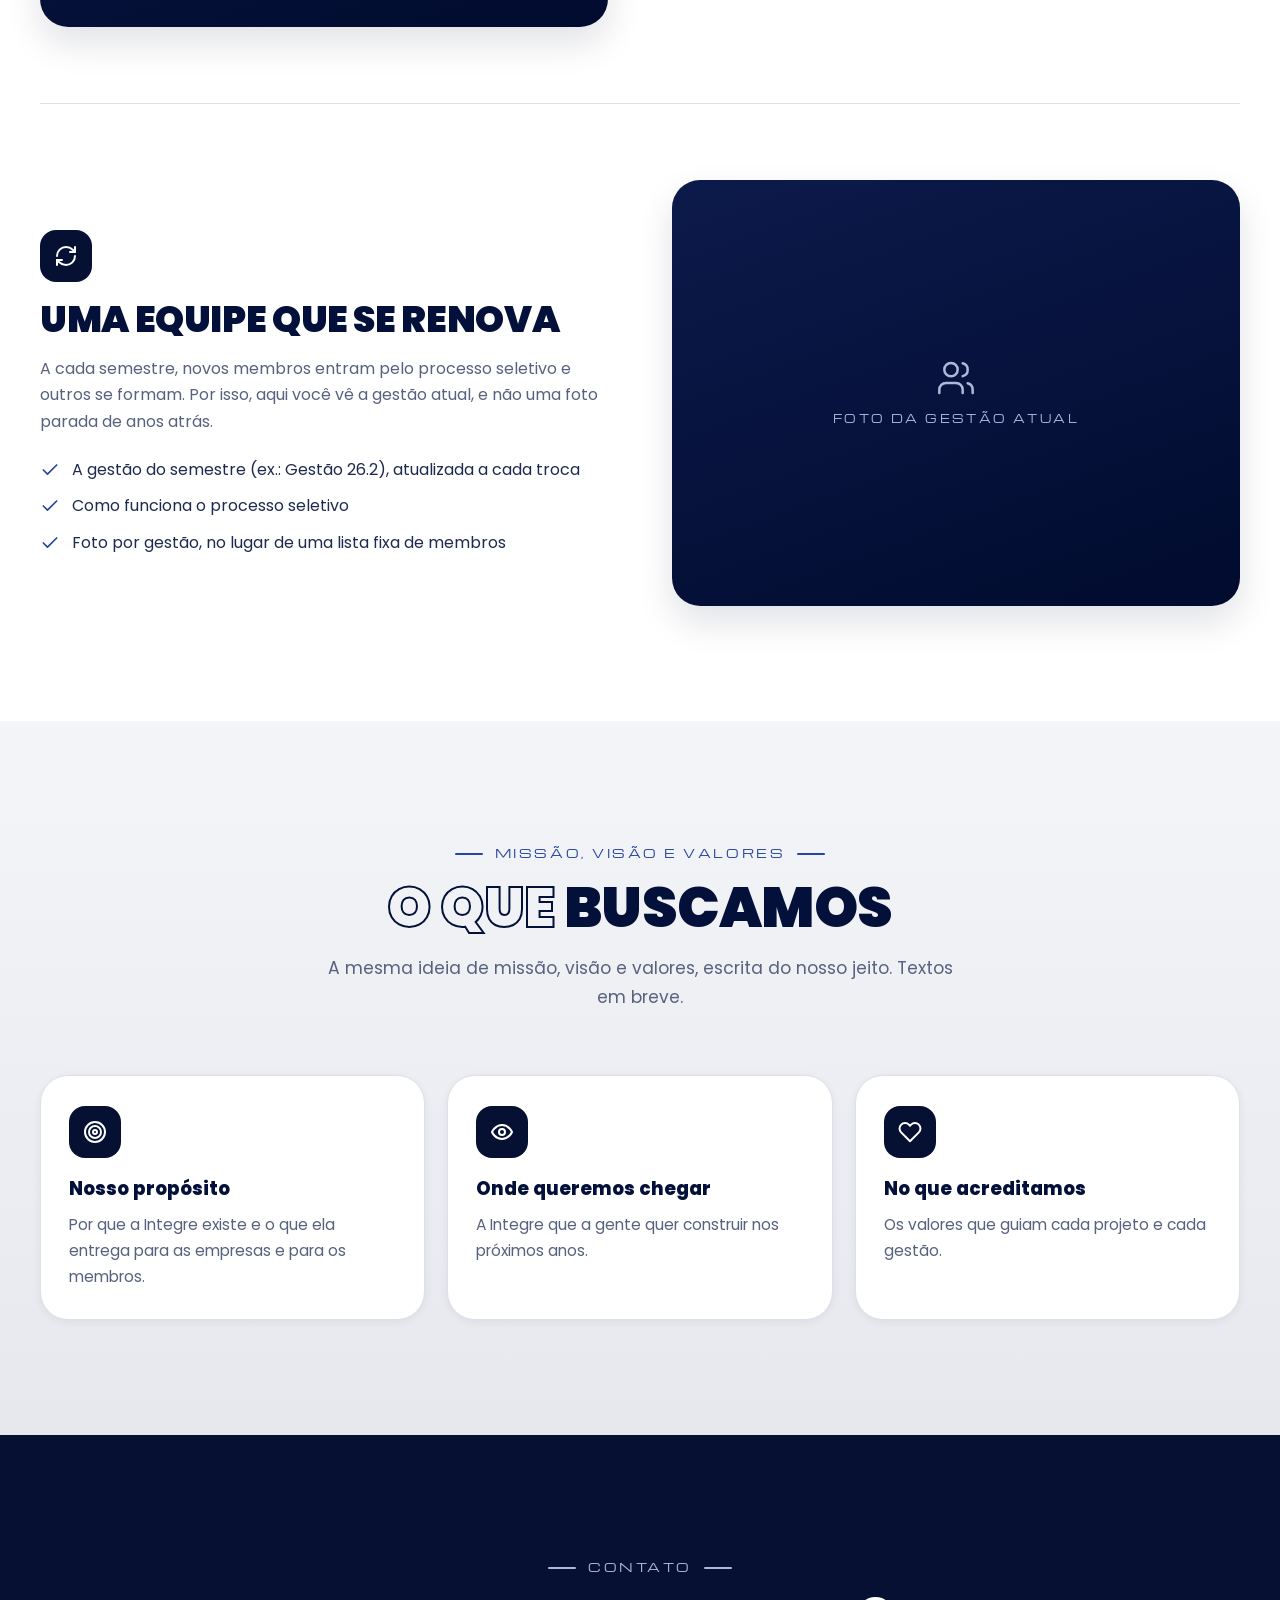
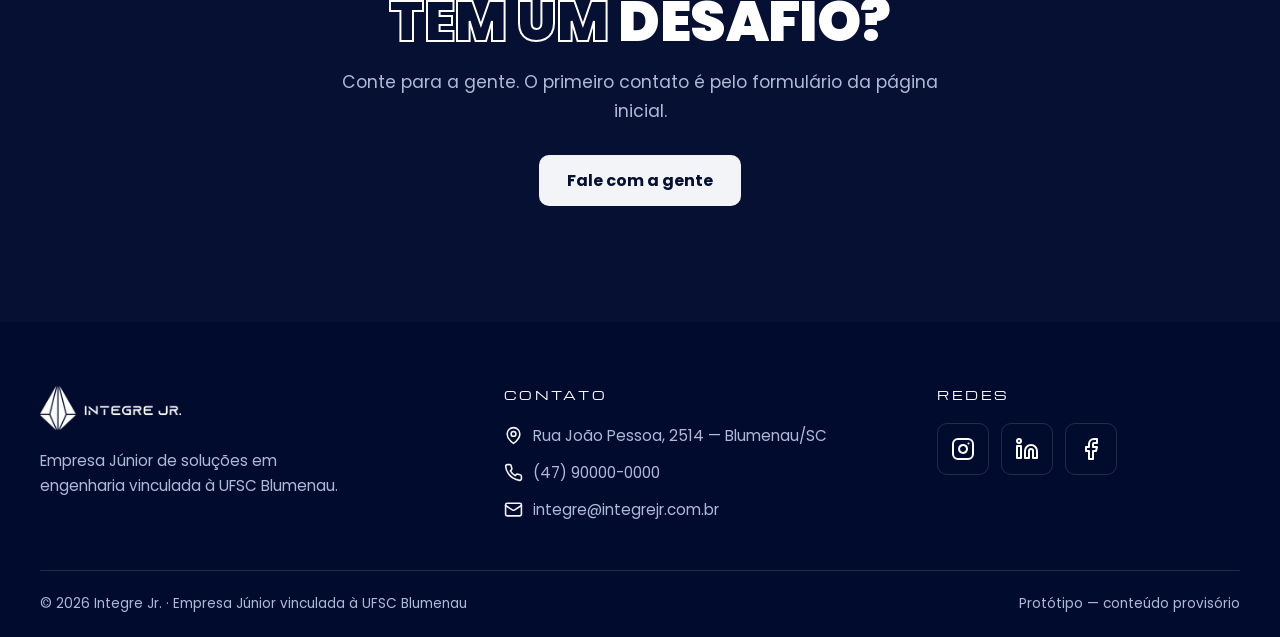
<file: sobre.html>
<!DOCTYPE html>
<html lang="pt-BR">
<head>
  <meta charset="UTF-8">
  <script>document.documentElement.classList.add('js');</script>
  <meta name="viewport" content="width=device-width, initial-scale=1.0">
  <title>Sobre Nós — Integre Jr. | Empresa Júnior da UFSC Blumenau</title>
  <meta name="description" content="Conheça a Integre Jr., Empresa Júnior de engenharia vinculada à UFSC Blumenau desde 2015.">
  <meta name="theme-color" content="#061033">
  <link rel="icon" type="image/svg+xml" href="imagens/favicon.svg">
  <link rel="alternate icon" type="image/png" href="imagens/favicon-48.png">
  <link rel="apple-touch-icon" href="imagens/apple-touch-icon.png">
  <link rel="preconnect" href="https://fonts.googleapis.com">
  <link rel="preconnect" href="https://fonts.gstatic.com" crossorigin>
  <link rel="stylesheet" href="https://fonts.googleapis.com/css2?family=Anton&family=Caveat+Brush&family=Michroma&family=Poppins:ital,wght@0,400;0,500;0,600;0,700;0,800;0,900;1,700&display=swap">
  <link rel="stylesheet" href="css/styles.css">
</head>
<body>

<!-- ================= SPRITE DE ÍCONES (igual nas 4 páginas) ================= -->
<svg width="0" height="0" style="position:absolute" aria-hidden="true">
  <defs>
    <symbol id="i-arrow-right" viewBox="0 0 24 24"><path d="M5 12h14"/><path d="m12 5 7 7-7 7"/></symbol>
    <symbol id="i-menu" viewBox="0 0 24 24"><path d="M4 12h16"/><path d="M4 6h16"/><path d="M4 18h16"/></symbol>
    <symbol id="i-close" viewBox="0 0 24 24"><path d="M18 6 6 18"/><path d="m6 6 12 12"/></symbol>
    <symbol id="i-check" viewBox="0 0 24 24"><path d="M20 6 9 17l-5-5"/></symbol>
    <symbol id="i-code" viewBox="0 0 24 24"><path d="m16 18 6-6-6-6"/><path d="m8 6-6 6 6 6"/></symbol>
    <symbol id="i-microscope" viewBox="0 0 24 24"><path d="M6 18h8"/><path d="M3 22h18"/><path d="M14 22a7 7 0 1 0 0-14h-1"/><path d="M9 14h2"/><path d="M9 12a2 2 0 0 1-2-2V6h6v4a2 2 0 0 1-2 2Z"/><path d="M12 6V3a1 1 0 0 0-1-1H9a1 1 0 0 0-1 1v3"/></symbol>
    <symbol id="i-workflow" viewBox="0 0 24 24"><rect width="8" height="8" x="3" y="3" rx="2"/><path d="M7 11v4a2 2 0 0 0 2 2h4"/><rect width="8" height="8" x="13" y="13" rx="2"/></symbol>
    <symbol id="i-cpu" viewBox="0 0 24 24"><rect width="16" height="16" x="4" y="4" rx="2"/><rect width="6" height="6" x="9" y="9" rx="1"/><path d="M15 2v2"/><path d="M15 20v2"/><path d="M2 15h2"/><path d="M2 9h2"/><path d="M20 15h2"/><path d="M20 9h2"/><path d="M9 2v2"/><path d="M9 20v2"/></symbol>
    <symbol id="i-box" viewBox="0 0 24 24"><path d="M21 8a2 2 0 0 0-1-1.73l-7-4a2 2 0 0 0-2 0l-7 4A2 2 0 0 0 3 8v8a2 2 0 0 0 1 1.73l7 4a2 2 0 0 0 2 0l7-4A2 2 0 0 0 21 16Z"/><path d="m3.3 7 8.7 5 8.7-5"/><path d="M12 22V12"/></symbol>
    <symbol id="i-shirt" viewBox="0 0 24 24"><path d="M20.38 3.46 16 2a4 4 0 0 1-8 0L3.62 3.46a2 2 0 0 0-1.34 2.23l.58 3.47a1 1 0 0 0 .99.84H6v10c0 1.1.9 2 2 2h8a2 2 0 0 0 2-2V10h2.15a1 1 0 0 0 .99-.84l.58-3.47a2 2 0 0 0-1.34-2.23z"/></symbol>
    <symbol id="i-mail" viewBox="0 0 24 24"><rect width="20" height="16" x="2" y="4" rx="2"/><path d="m22 7-8.97 5.7a1.94 1.94 0 0 1-2.06 0L2 7"/></symbol>
    <symbol id="i-phone" viewBox="0 0 24 24"><path d="M22 16.92v3a2 2 0 0 1-2.18 2 19.79 19.79 0 0 1-8.63-3.07 19.5 19.5 0 0 1-6-6 19.79 19.79 0 0 1-3.07-8.67A2 2 0 0 1 4.11 2h3a2 2 0 0 1 2 1.72 12.84 12.84 0 0 0 .7 2.81 2 2 0 0 1-.45 2.11L8.09 9.91a16 16 0 0 0 6 6l1.27-1.27a2 2 0 0 1 2.11-.45 12.84 12.84 0 0 0 2.81.7A2 2 0 0 1 22 16.92Z"/></symbol>
    <symbol id="i-pin" viewBox="0 0 24 24"><path d="M20 10c0 6-8 12-8 12s-8-6-8-12a8 8 0 0 1 16 0Z"/><circle cx="12" cy="10" r="3"/></symbol>
    <symbol id="i-instagram" viewBox="0 0 24 24"><rect width="20" height="20" x="2" y="2" rx="5"/><path d="M16 11.37A4 4 0 1 1 12.63 8 4 4 0 0 1 16 11.37z"/><path d="M17.5 6.5h.01"/></symbol>
    <symbol id="i-linkedin" viewBox="0 0 24 24"><path d="M16 8a6 6 0 0 1 6 6v7h-4v-7a2 2 0 0 0-2-2 2 2 0 0 0-2 2v7h-4v-7a6 6 0 0 1 6-6z"/><rect width="4" height="12" x="2" y="9"/><circle cx="4" cy="4" r="2"/></symbol>
    <symbol id="i-facebook" viewBox="0 0 24 24"><path d="M18 2h-3a5 5 0 0 0-5 5v3H7v4h3v8h4v-8h3l1-4h-4V7a1 1 0 0 1 1-1h3z"/></symbol>
    <symbol id="i-image" viewBox="0 0 24 24"><rect width="18" height="18" x="3" y="3" rx="2"/><circle cx="9" cy="9" r="2"/><path d="m21 15-3.09-3.09a2 2 0 0 0-2.82 0L6 21"/></symbol>
    <symbol id="i-send" viewBox="0 0 24 24"><path d="m22 2-7 20-4-9-9-4Z"/><path d="M22 2 11 13"/></symbol>
    <symbol id="i-users" viewBox="0 0 24 24"><path d="M16 21v-2a4 4 0 0 0-4-4H6a4 4 0 0 0-4 4v2"/><circle cx="9" cy="7" r="4"/><path d="M22 21v-2a4 4 0 0 0-3-3.87"/><path d="M16 3.13a4 4 0 0 1 0 7.75"/></symbol>
    <symbol id="i-graduation" viewBox="0 0 24 24"><path d="M22 10v6"/><path d="M2 10l10-5 10 5-10 5z"/><path d="M6 12v5c3 3 9 3 12 0v-5"/></symbol>
    <symbol id="i-refresh" viewBox="0 0 24 24"><path d="M3 12a9 9 0 0 1 9-9 9.75 9.75 0 0 1 6.74 2.74L21 8"/><path d="M21 3v5h-5"/><path d="M21 12a9 9 0 0 1-9 9 9.75 9.75 0 0 1-6.74-2.74L3 16"/><path d="M8 16H3v5"/></symbol>
    <symbol id="i-target" viewBox="0 0 24 24"><circle cx="12" cy="12" r="10"/><circle cx="12" cy="12" r="6"/><circle cx="12" cy="12" r="2"/></symbol>
    <symbol id="i-eye" viewBox="0 0 24 24"><path d="M2 12s3-7 10-7 10 7 10 7-3 7-10 7-10-7-10-7Z"/><circle cx="12" cy="12" r="3"/></symbol>
    <symbol id="i-heart" viewBox="0 0 24 24"><path d="M20.84 4.61a5.5 5.5 0 0 0-7.78 0L12 5.67l-1.06-1.06a5.5 5.5 0 1 0-7.78 7.78L12 21.23l8.84-8.84a5.5 5.5 0 0 0 0-7.78z"/></symbol>
  </defs>
</svg>

<!-- ================= HEADER ================= -->
<header class="header">
  <div class="container header__inner">
    <a class="brand" href="index.html" aria-label="Integre Jr. — página inicial">
      <img src="imagens/logo-horizontal-branca.png" alt="Integre Jr." width="1280" height="399">
    </a>
    <div class="header__direita">
      <nav class="nav" aria-label="Principal">
        <a href="index.html">Home</a>
        <a href="sobre.html" class="is-active" aria-current="page">Sobre Nós</a>
        <a href="solucoes.html">Soluções</a>
        <a href="eventos.html">Eventos</a>
      </nav>
      <a class="btn btn--primario btn--sm header__cta" href="index.html#contato">Contato</a>
      <button class="menu-btn" id="openMenu" type="button" aria-label="Abrir menu" aria-controls="mobileNav" aria-expanded="false">
        <svg class="icon" aria-hidden="true"><use href="#i-menu"/></svg>
      </button>
    </div>
  </div>
</header>

<!-- ================= MENU MOBILE ================= -->
<div class="mobile-nav" id="mobileNav" aria-hidden="true">
  <div class="mobile-nav__scrim"></div>
  <div class="mobile-nav__painel" role="dialog" aria-modal="true" aria-label="Menu">
    <div class="mobile-nav__topo">
      <img src="imagens/logo-horizontal-branca.png" alt="Integre Jr." width="1280" height="399">
      <button class="menu-btn" id="closeMenu" type="button" aria-label="Fechar menu">
        <svg class="icon" aria-hidden="true"><use href="#i-close"/></svg>
      </button>
    </div>
    <nav class="mobile-nav__links" aria-label="Principal (celular)">
      <a href="index.html">Home</a>
      <a href="sobre.html" class="is-active" aria-current="page">Sobre Nós</a>
      <a href="solucoes.html">Soluções</a>
      <a href="eventos.html">Eventos</a>
    </nav>
    <a class="btn btn--primario" href="index.html#contato">Contato</a>
  </div>
</div>

<main>

  <section class="secao pagina-hero secao--escura">
    <picture>
      <source media="(max-width: 960px)" srcset="imagens/simbolo-apagado.svg">
      <img class="pagina-hero__simbolo" src="imagens/simbolo.svg" alt="" aria-hidden="true">
    </picture>
    <div class="container">
      <div class="pagina-hero__inner">
        <span class="selo">Sobre nós</span>
        <h1><span class="contorno">Quem é a</span> Integre</h1>
        <p class="lead">Uma Empresa Júnior de engenharia, feita por estudantes da UFSC Blumenau desde 2015.</p>
      </div>
    </div>
  </section>

  <section class="secao secao--branca">
    <div class="container">

      <article class="bloco" id="quem-somos">
        <div class="bloco__texto reveal">
          <span class="bloco__icone"><svg class="icon" aria-hidden="true"><use href="#i-users"/></svg></span>
          <h2>Quem é a Integre</h2>
          <p>A Integre Jr. é a Empresa Júnior vinculada à UFSC Blumenau. Ela reúne estudantes de Engenharia de Controle e Automação, de Materiais e Têxtil para desenvolver projetos para empresas da região.</p>
          <ul class="planejado">
            <li><svg class="icon" aria-hidden="true"><use href="#i-check"/></svg>A história da Integre desde 2015</li>
            <li><svg class="icon" aria-hidden="true"><use href="#i-check"/></svg>As três engenharias que formam a empresa</li>
            <li><svg class="icon" aria-hidden="true"><use href="#i-check"/></svg>Fotos da equipe e dos projetos</li>
          </ul>
        </div>
        <div class="bloco__midia reveal" data-delay="1">
          <svg class="icon" aria-hidden="true"><use href="#i-image"/></svg>
          <span>Foto da equipe em breve</span>
        </div>
      </article>

      <article class="bloco bloco--invertido" id="empresa-junior">
        <div class="bloco__texto reveal">
          <span class="bloco__icone"><svg class="icon" aria-hidden="true"><use href="#i-graduation"/></svg></span>
          <h2>O que é uma Empresa Júnior</h2>
          <p>Uma Empresa Júnior é uma associação sem fins lucrativos, formada e gerida por estudantes de graduação, que realiza projetos para empresas e para a sociedade. Todo o resultado volta para a própria empresa e para a formação dos membros.</p>
          <ul class="planejado">
            <li><svg class="icon" aria-hidden="true"><use href="#i-check"/></svg>Como funciona o Movimento Empresa Júnior</li>
            <li><svg class="icon" aria-hidden="true"><use href="#i-check"/></svg>Por que o preço é mais acessível</li>
            <li><svg class="icon" aria-hidden="true"><use href="#i-check"/></svg>O que o cliente ganha trabalhando com uma EJ</li>
          </ul>
        </div>
        <div class="bloco__midia reveal" data-delay="1">
          <svg class="icon" aria-hidden="true"><use href="#i-image"/></svg>
          <span>Imagem em breve</span>
        </div>
      </article>

      <article class="bloco" id="rotatividade">
        <div class="bloco__texto reveal">
          <span class="bloco__icone"><svg class="icon" aria-hidden="true"><use href="#i-refresh"/></svg></span>
          <h2>Uma equipe que se renova</h2>
          <p>A cada semestre, novos membros entram pelo processo seletivo e outros se formam. Por isso, aqui você vê a gestão atual, e não uma foto parada de anos atrás.</p>
          <ul class="planejado">
            <li><svg class="icon" aria-hidden="true"><use href="#i-check"/></svg>A gestão do semestre (ex.: Gestão 26.2), atualizada a cada troca</li>
            <li><svg class="icon" aria-hidden="true"><use href="#i-check"/></svg>Como funciona o processo seletivo</li>
            <li><svg class="icon" aria-hidden="true"><use href="#i-check"/></svg>Foto por gestão, no lugar de uma lista fixa de membros</li>
          </ul>
        </div>
        <div class="bloco__midia reveal" data-delay="1">
          <svg class="icon" aria-hidden="true"><use href="#i-users"/></svg>
          <span>Foto da gestão atual</span>
        </div>
      </article>

    </div>
  </section>

  <section class="secao secao--clara" id="o-que-buscamos">
    <div class="container">
      <header class="secao__cabeca reveal">
        <span class="selo">Missão, visão e valores</span>
        <h2 class="titulo"><span class="contorno">O que</span> buscamos</h2>
        <p class="lead">A mesma ideia de missão, visão e valores, escrita do nosso jeito. Textos em breve.</p>
      </header>
      <div class="pilares">
        <div class="pilar reveal">
          <span class="bloco__icone"><svg class="icon" aria-hidden="true"><use href="#i-target"/></svg></span>
          <h3>Nosso propósito</h3>
          <p>Por que a Integre existe e o que ela entrega para as empresas e para os membros.</p>
        </div>
        <div class="pilar reveal" data-delay="1">
          <span class="bloco__icone"><svg class="icon" aria-hidden="true"><use href="#i-eye"/></svg></span>
          <h3>Onde queremos chegar</h3>
          <p>A Integre que a gente quer construir nos próximos anos.</p>
        </div>
        <div class="pilar reveal" data-delay="2">
          <span class="bloco__icone"><svg class="icon" aria-hidden="true"><use href="#i-heart"/></svg></span>
          <h3>No que acreditamos</h3>
          <p>Os valores que guiam cada projeto e cada gestão.</p>
        </div>
      </div>
    </div>
  </section>

  <section class="secao secao--escura cta-final">
    <div class="container">
      <div class="secao__cabeca reveal">
        <span class="selo">Contato</span>
        <h2 class="titulo"><span class="contorno">Tem um</span> desafio?</h2>
        <p class="lead">Conte para a gente. O primeiro contato é pelo formulário da página inicial.</p>
        <a class="btn btn--primario" href="index.html#contato">Fale com a gente</a>
      </div>
    </div>
  </section>

</main>

<!-- ================= RODAPÉ ================= -->
<footer class="rodape">
  <div class="container rodape__grid">
    <div class="rodape__marca">
      <img src="imagens/logo-horizontal-branca.png" alt="Integre Jr." width="1280" height="399" loading="lazy">
      <p>Empresa Júnior de soluções em engenharia vinculada à UFSC Blumenau.</p>
    </div>
    <div>
      <h4>Contato</h4>
      <ul class="rodape__contato">
        <li><svg class="icon" aria-hidden="true"><use href="#i-pin"/></svg>Rua João Pessoa, 2514 — Blumenau/SC</li>
        <li><svg class="icon" aria-hidden="true"><use href="#i-phone"/></svg>(47) 90000-0000</li>
        <li><svg class="icon" aria-hidden="true"><use href="#i-mail"/></svg><a href="mailto:integre@integrejr.com.br">integre@integrejr.com.br</a></li>
      </ul>
    </div>
    <div>
      <h4>Redes</h4>
      <div class="rodape__redes">
        <a href="https://www.instagram.com/integre.jr/" target="_blank" rel="noopener" aria-label="Instagram"><svg class="icon" aria-hidden="true"><use href="#i-instagram"/></svg></a>
        <a href="https://www.linkedin.com/company/integre-consultoria/" target="_blank" rel="noopener" aria-label="LinkedIn"><svg class="icon" aria-hidden="true"><use href="#i-linkedin"/></svg></a>
        <a href="https://www.facebook.com/IntegreJr/" target="_blank" rel="noopener" aria-label="Facebook"><svg class="icon" aria-hidden="true"><use href="#i-facebook"/></svg></a>
      </div>
    </div>
  </div>
  <div class="container rodape__base">
    <span>© <span class="js-year">2026</span> Integre Jr. · Empresa Júnior vinculada à UFSC Blumenau</span>
    <span>Protótipo — conteúdo provisório</span>
  </div>
</footer>

<script src="js/main.js"></script>
</body>
</html>
</file>
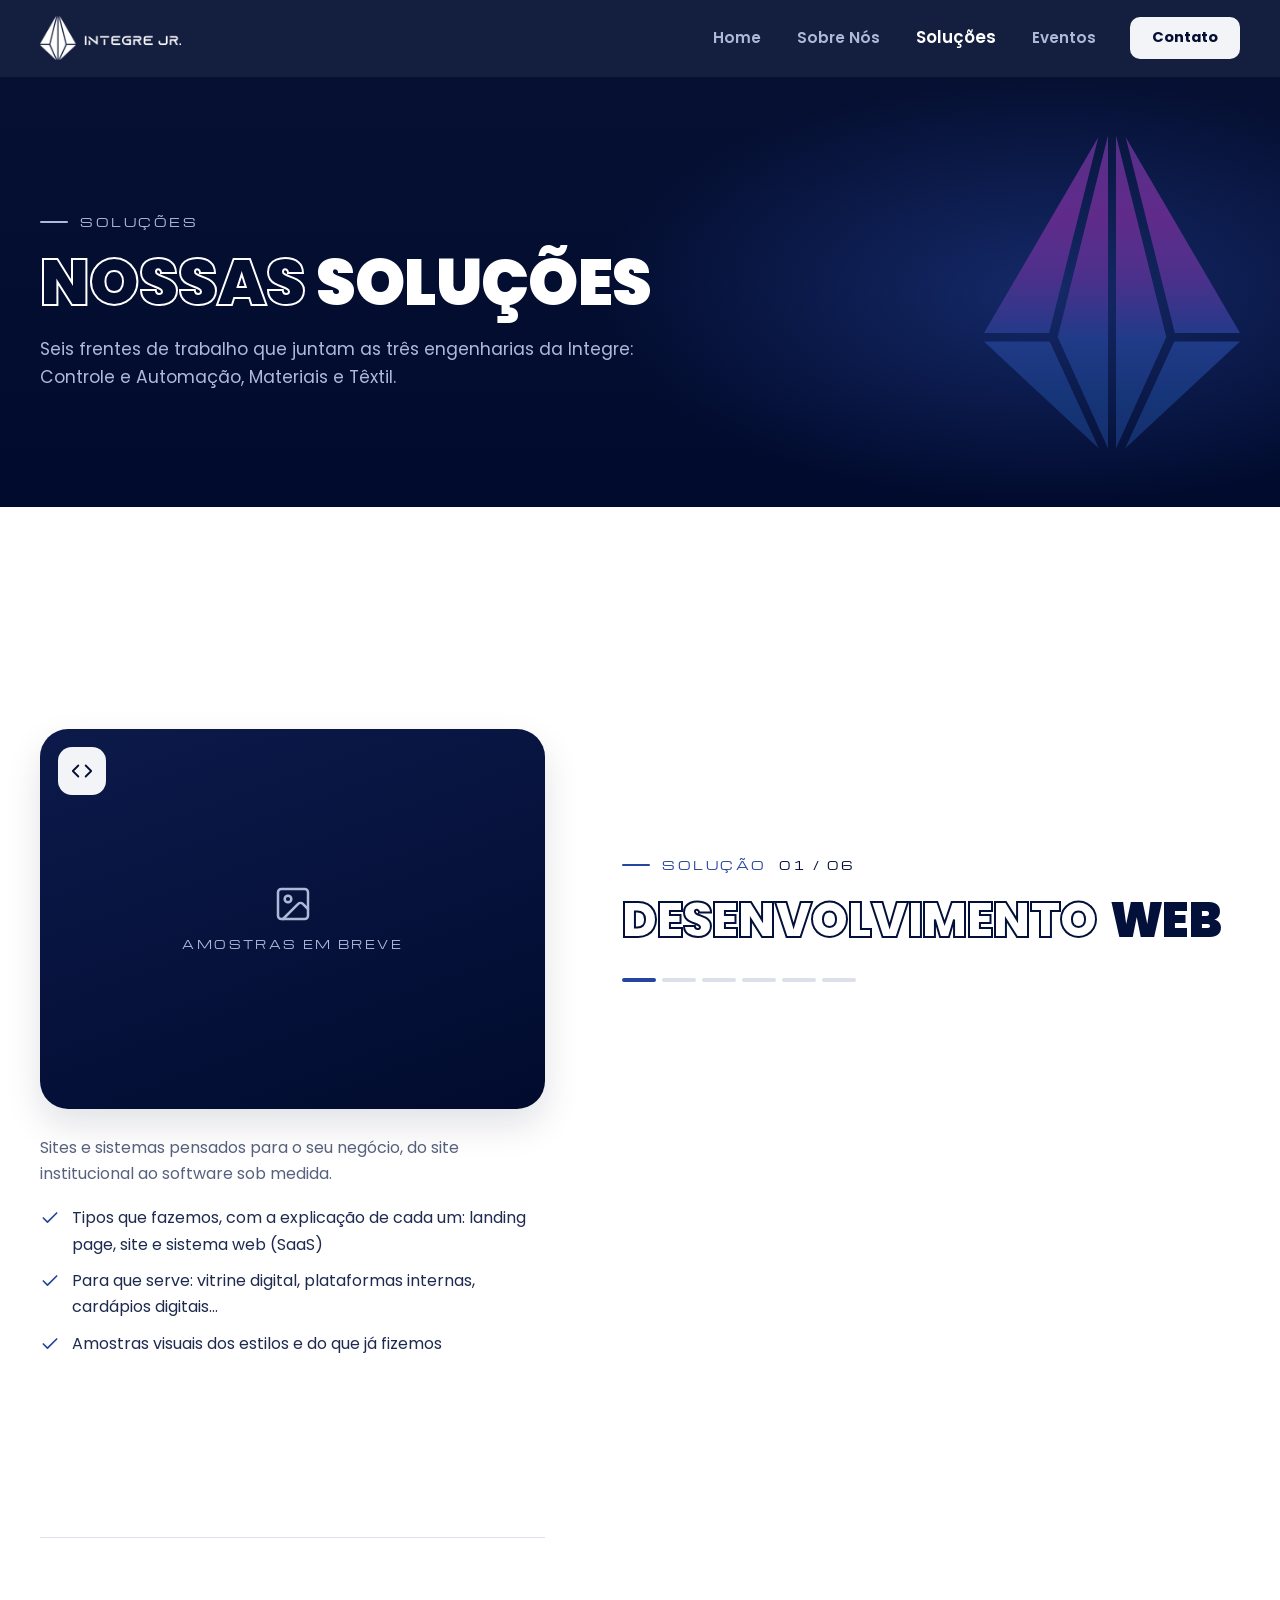
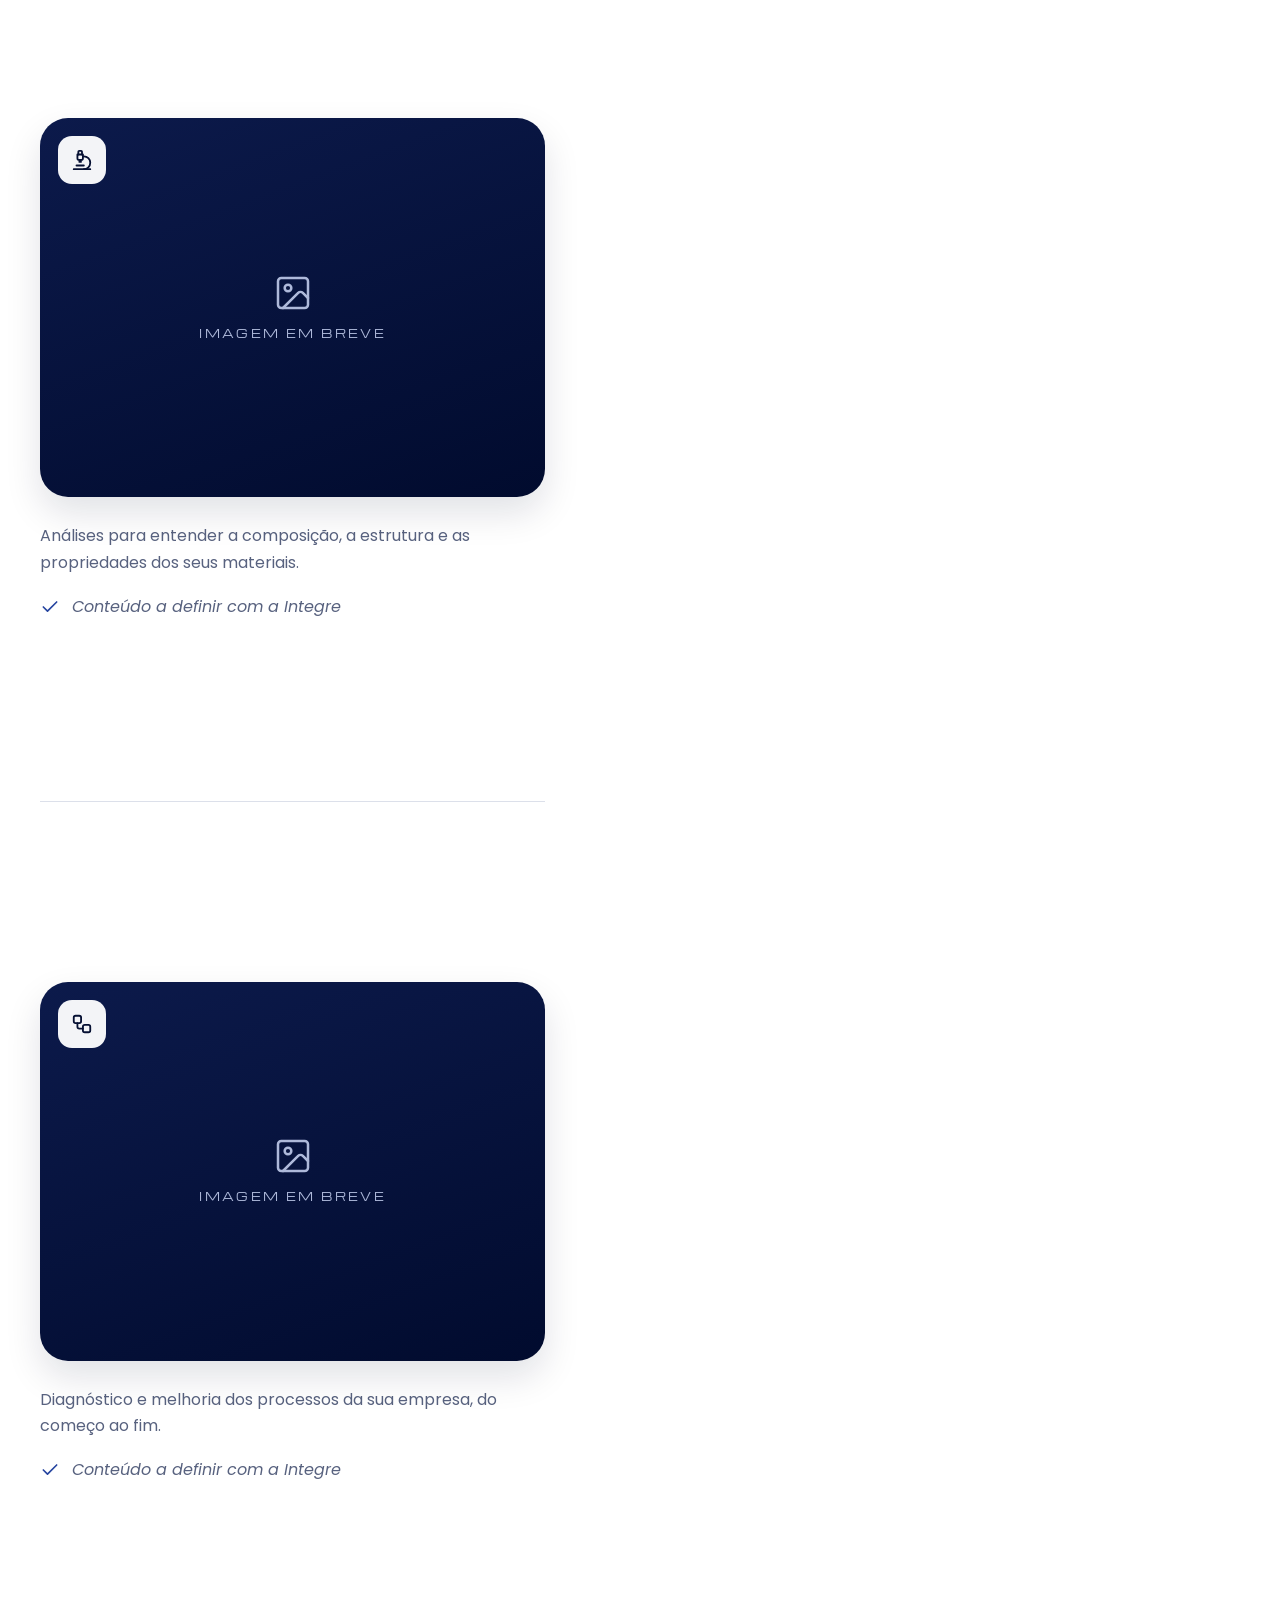
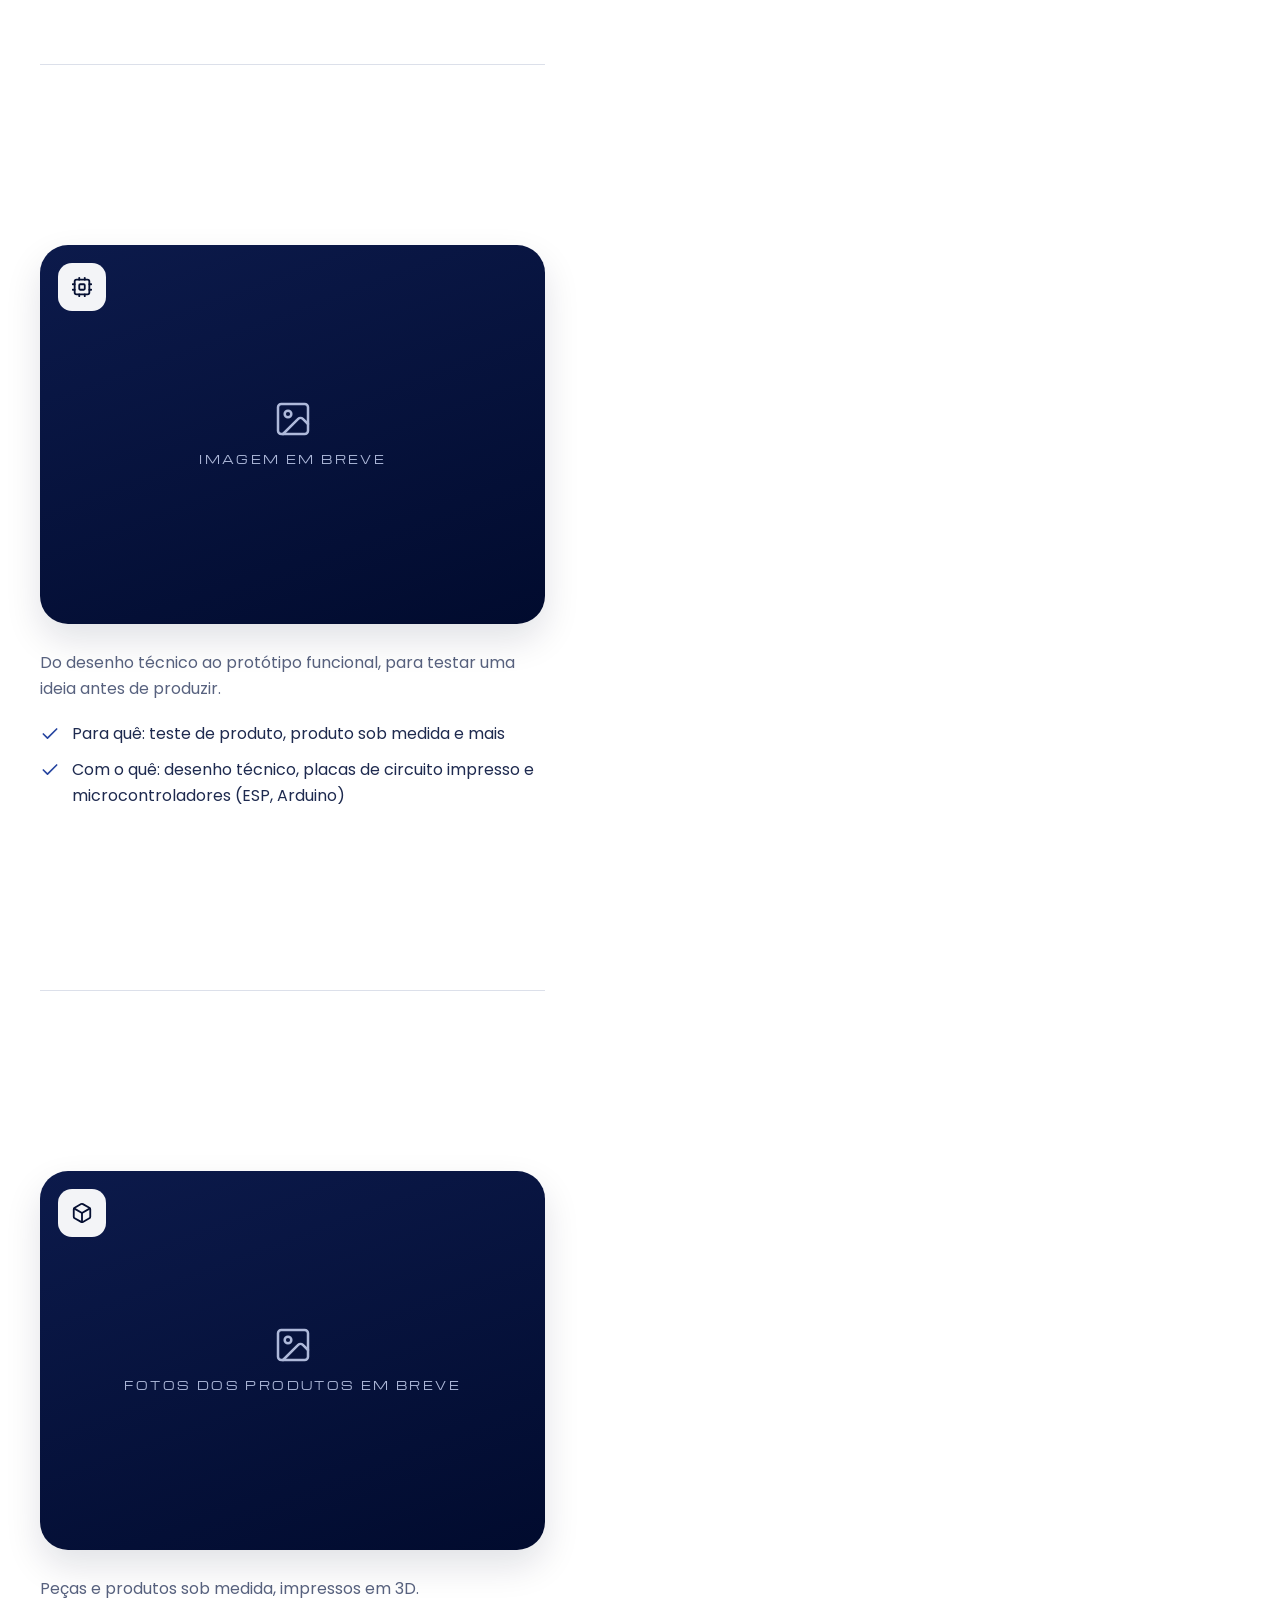
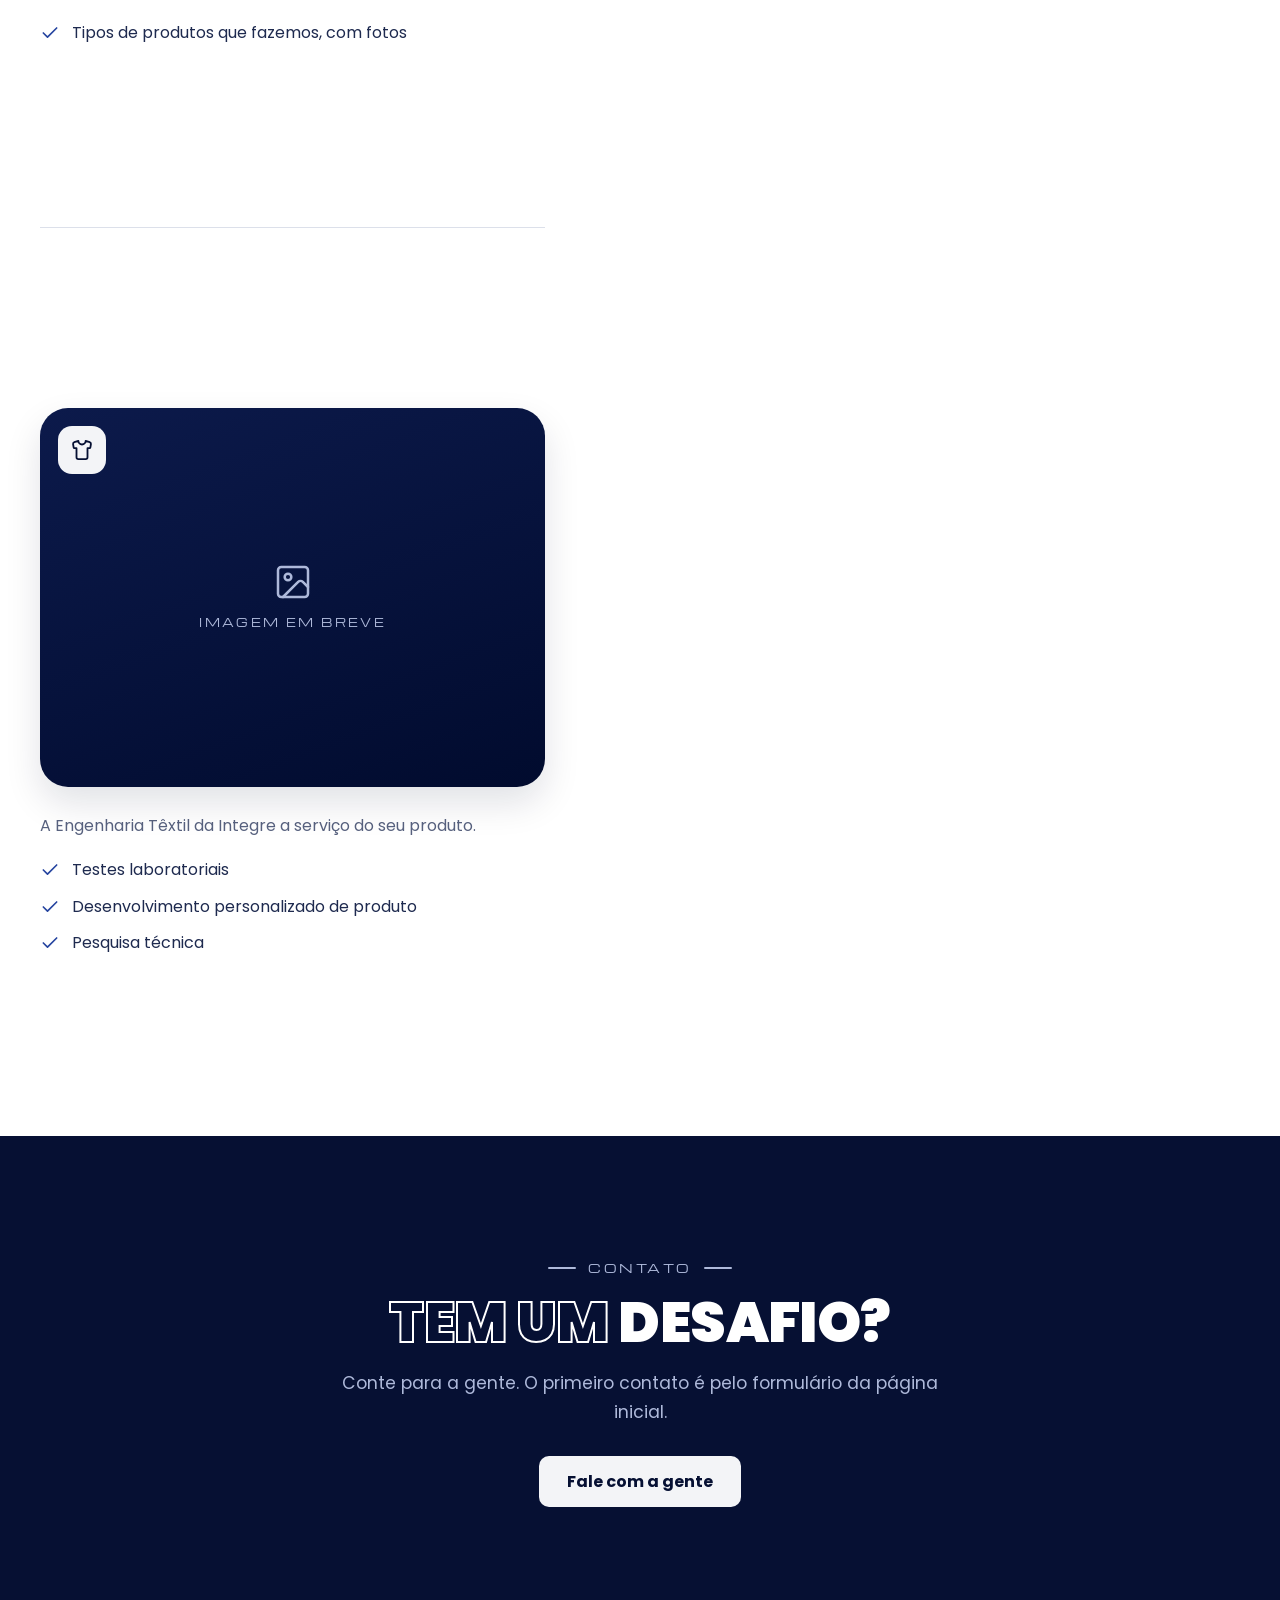
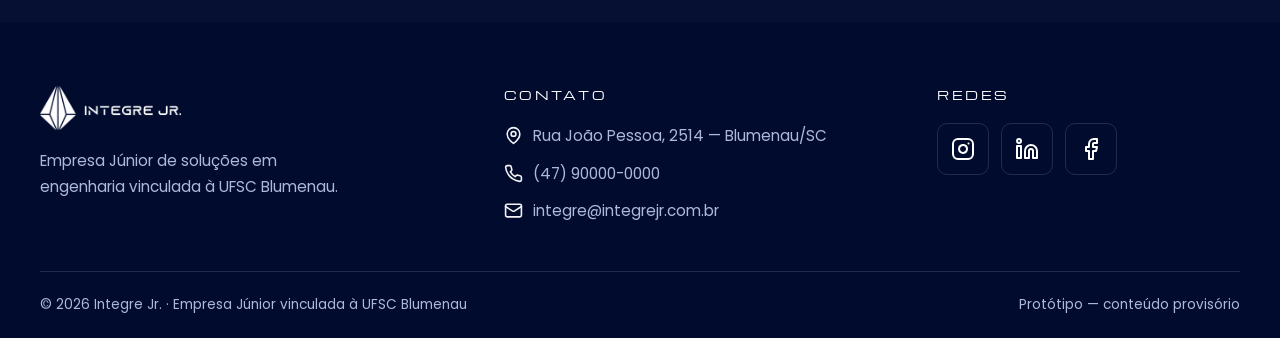
<file: solucoes.html>
<!DOCTYPE html>
<html lang="pt-BR">
<head>
  <meta charset="UTF-8">
  <script>document.documentElement.classList.add('js');</script>
  <meta name="viewport" content="width=device-width, initial-scale=1.0">
  <title>Soluções — Integre Jr. | Empresa Júnior da UFSC Blumenau</title>
  <meta name="description" content="Desenvolvimento web, caracterização de materiais, mapeamento de processos, prototipagem, impressão 3D e soluções têxteis.">
  <meta name="theme-color" content="#061033">
  <link rel="icon" type="image/svg+xml" href="imagens/favicon.svg">
  <link rel="alternate icon" type="image/png" href="imagens/favicon-48.png">
  <link rel="apple-touch-icon" href="imagens/apple-touch-icon.png">
  <link rel="preconnect" href="https://fonts.googleapis.com">
  <link rel="preconnect" href="https://fonts.gstatic.com" crossorigin>
  <link rel="stylesheet" href="https://fonts.googleapis.com/css2?family=Anton&family=Caveat+Brush&family=Michroma&family=Poppins:ital,wght@0,400;0,500;0,600;0,700;0,800;0,900;1,700&display=swap">
  <link rel="stylesheet" href="css/styles.css">
</head>
<body>

<!-- ================= SPRITE DE ÍCONES (igual nas 4 páginas) ================= -->
<svg width="0" height="0" style="position:absolute" aria-hidden="true">
  <defs>
    <symbol id="i-arrow-right" viewBox="0 0 24 24"><path d="M5 12h14"/><path d="m12 5 7 7-7 7"/></symbol>
    <symbol id="i-menu" viewBox="0 0 24 24"><path d="M4 12h16"/><path d="M4 6h16"/><path d="M4 18h16"/></symbol>
    <symbol id="i-close" viewBox="0 0 24 24"><path d="M18 6 6 18"/><path d="m6 6 12 12"/></symbol>
    <symbol id="i-check" viewBox="0 0 24 24"><path d="M20 6 9 17l-5-5"/></symbol>
    <symbol id="i-code" viewBox="0 0 24 24"><path d="m16 18 6-6-6-6"/><path d="m8 6-6 6 6 6"/></symbol>
    <symbol id="i-microscope" viewBox="0 0 24 24"><path d="M6 18h8"/><path d="M3 22h18"/><path d="M14 22a7 7 0 1 0 0-14h-1"/><path d="M9 14h2"/><path d="M9 12a2 2 0 0 1-2-2V6h6v4a2 2 0 0 1-2 2Z"/><path d="M12 6V3a1 1 0 0 0-1-1H9a1 1 0 0 0-1 1v3"/></symbol>
    <symbol id="i-workflow" viewBox="0 0 24 24"><rect width="8" height="8" x="3" y="3" rx="2"/><path d="M7 11v4a2 2 0 0 0 2 2h4"/><rect width="8" height="8" x="13" y="13" rx="2"/></symbol>
    <symbol id="i-cpu" viewBox="0 0 24 24"><rect width="16" height="16" x="4" y="4" rx="2"/><rect width="6" height="6" x="9" y="9" rx="1"/><path d="M15 2v2"/><path d="M15 20v2"/><path d="M2 15h2"/><path d="M2 9h2"/><path d="M20 15h2"/><path d="M20 9h2"/><path d="M9 2v2"/><path d="M9 20v2"/></symbol>
    <symbol id="i-box" viewBox="0 0 24 24"><path d="M21 8a2 2 0 0 0-1-1.73l-7-4a2 2 0 0 0-2 0l-7 4A2 2 0 0 0 3 8v8a2 2 0 0 0 1 1.73l7 4a2 2 0 0 0 2 0l7-4A2 2 0 0 0 21 16Z"/><path d="m3.3 7 8.7 5 8.7-5"/><path d="M12 22V12"/></symbol>
    <symbol id="i-shirt" viewBox="0 0 24 24"><path d="M20.38 3.46 16 2a4 4 0 0 1-8 0L3.62 3.46a2 2 0 0 0-1.34 2.23l.58 3.47a1 1 0 0 0 .99.84H6v10c0 1.1.9 2 2 2h8a2 2 0 0 0 2-2V10h2.15a1 1 0 0 0 .99-.84l.58-3.47a2 2 0 0 0-1.34-2.23z"/></symbol>
    <symbol id="i-mail" viewBox="0 0 24 24"><rect width="20" height="16" x="2" y="4" rx="2"/><path d="m22 7-8.97 5.7a1.94 1.94 0 0 1-2.06 0L2 7"/></symbol>
    <symbol id="i-phone" viewBox="0 0 24 24"><path d="M22 16.92v3a2 2 0 0 1-2.18 2 19.79 19.79 0 0 1-8.63-3.07 19.5 19.5 0 0 1-6-6 19.79 19.79 0 0 1-3.07-8.67A2 2 0 0 1 4.11 2h3a2 2 0 0 1 2 1.72 12.84 12.84 0 0 0 .7 2.81 2 2 0 0 1-.45 2.11L8.09 9.91a16 16 0 0 0 6 6l1.27-1.27a2 2 0 0 1 2.11-.45 12.84 12.84 0 0 0 2.81.7A2 2 0 0 1 22 16.92Z"/></symbol>
    <symbol id="i-pin" viewBox="0 0 24 24"><path d="M20 10c0 6-8 12-8 12s-8-6-8-12a8 8 0 0 1 16 0Z"/><circle cx="12" cy="10" r="3"/></symbol>
    <symbol id="i-instagram" viewBox="0 0 24 24"><rect width="20" height="20" x="2" y="2" rx="5"/><path d="M16 11.37A4 4 0 1 1 12.63 8 4 4 0 0 1 16 11.37z"/><path d="M17.5 6.5h.01"/></symbol>
    <symbol id="i-linkedin" viewBox="0 0 24 24"><path d="M16 8a6 6 0 0 1 6 6v7h-4v-7a2 2 0 0 0-2-2 2 2 0 0 0-2 2v7h-4v-7a6 6 0 0 1 6-6z"/><rect width="4" height="12" x="2" y="9"/><circle cx="4" cy="4" r="2"/></symbol>
    <symbol id="i-facebook" viewBox="0 0 24 24"><path d="M18 2h-3a5 5 0 0 0-5 5v3H7v4h3v8h4v-8h3l1-4h-4V7a1 1 0 0 1 1-1h3z"/></symbol>
    <symbol id="i-image" viewBox="0 0 24 24"><rect width="18" height="18" x="3" y="3" rx="2"/><circle cx="9" cy="9" r="2"/><path d="m21 15-3.09-3.09a2 2 0 0 0-2.82 0L6 21"/></symbol>
    <symbol id="i-send" viewBox="0 0 24 24"><path d="m22 2-7 20-4-9-9-4Z"/><path d="M22 2 11 13"/></symbol>
    <symbol id="i-users" viewBox="0 0 24 24"><path d="M16 21v-2a4 4 0 0 0-4-4H6a4 4 0 0 0-4 4v2"/><circle cx="9" cy="7" r="4"/><path d="M22 21v-2a4 4 0 0 0-3-3.87"/><path d="M16 3.13a4 4 0 0 1 0 7.75"/></symbol>
    <symbol id="i-graduation" viewBox="0 0 24 24"><path d="M22 10v6"/><path d="M2 10l10-5 10 5-10 5z"/><path d="M6 12v5c3 3 9 3 12 0v-5"/></symbol>
    <symbol id="i-refresh" viewBox="0 0 24 24"><path d="M3 12a9 9 0 0 1 9-9 9.75 9.75 0 0 1 6.74 2.74L21 8"/><path d="M21 3v5h-5"/><path d="M21 12a9 9 0 0 1-9 9 9.75 9.75 0 0 1-6.74-2.74L3 16"/><path d="M8 16H3v5"/></symbol>
    <symbol id="i-target" viewBox="0 0 24 24"><circle cx="12" cy="12" r="10"/><circle cx="12" cy="12" r="6"/><circle cx="12" cy="12" r="2"/></symbol>
    <symbol id="i-eye" viewBox="0 0 24 24"><path d="M2 12s3-7 10-7 10 7 10 7-3 7-10 7-10-7-10-7Z"/><circle cx="12" cy="12" r="3"/></symbol>
    <symbol id="i-heart" viewBox="0 0 24 24"><path d="M20.84 4.61a5.5 5.5 0 0 0-7.78 0L12 5.67l-1.06-1.06a5.5 5.5 0 1 0-7.78 7.78L12 21.23l8.84-8.84a5.5 5.5 0 0 0 0-7.78z"/></symbol>
  </defs>
</svg>

<!-- ================= HEADER ================= -->
<header class="header">
  <div class="container header__inner">
    <a class="brand" href="index.html" aria-label="Integre Jr. — página inicial">
      <img src="imagens/logo-horizontal-branca.png" alt="Integre Jr." width="1280" height="399">
    </a>
    <div class="header__direita">
      <nav class="nav" aria-label="Principal">
        <a href="index.html">Home</a>
        <a href="sobre.html">Sobre Nós</a>
        <a href="solucoes.html" class="is-active" aria-current="page">Soluções</a>
        <a href="eventos.html">Eventos</a>
      </nav>
      <a class="btn btn--primario btn--sm header__cta" href="index.html#contato">Contato</a>
      <button class="menu-btn" id="openMenu" type="button" aria-label="Abrir menu" aria-controls="mobileNav" aria-expanded="false">
        <svg class="icon" aria-hidden="true"><use href="#i-menu"/></svg>
      </button>
    </div>
  </div>
</header>

<!-- ================= MENU MOBILE ================= -->
<div class="mobile-nav" id="mobileNav" aria-hidden="true">
  <div class="mobile-nav__scrim"></div>
  <div class="mobile-nav__painel" role="dialog" aria-modal="true" aria-label="Menu">
    <div class="mobile-nav__topo">
      <img src="imagens/logo-horizontal-branca.png" alt="Integre Jr." width="1280" height="399">
      <button class="menu-btn" id="closeMenu" type="button" aria-label="Fechar menu">
        <svg class="icon" aria-hidden="true"><use href="#i-close"/></svg>
      </button>
    </div>
    <nav class="mobile-nav__links" aria-label="Principal (celular)">
      <a href="index.html">Home</a>
      <a href="sobre.html">Sobre Nós</a>
      <a href="solucoes.html" class="is-active" aria-current="page">Soluções</a>
      <a href="eventos.html">Eventos</a>
    </nav>
    <a class="btn btn--primario" href="index.html#contato">Contato</a>
  </div>
</div>

<main>

  <section class="secao pagina-hero secao--escura">
    <picture>
      <source media="(max-width: 960px)" srcset="imagens/simbolo-apagado.svg">
      <img class="pagina-hero__simbolo" src="imagens/simbolo.svg" alt="" aria-hidden="true">
    </picture>
    <div class="container">
      <div class="pagina-hero__inner">
        <span class="selo">Soluções</span>
        <h1 data-embaralhar><span class="contorno">Nossas</span> soluções</h1>
        <p class="lead">Seis frentes de trabalho que juntam as três engenharias da Integre: Controle e Automação, Materiais e Têxtil.</p>
      </div>
    </div>
  </section>

  <!-- Vitrine: os itens rolam à esquerda e o nome da solução gira letra a letra no painel fixo
       (no celular, numa faixa presa embaixo do header). O painel é decorativo: os <h2> de cada item
       ficam para leitores de tela, e sem JS o painel some e os <h2> aparecem. -->
  <section class="secao secao--branca vitrine">
    <div class="container vitrine__grid">

      <div class="vitrine__fixo" aria-hidden="true">
        <span class="selo">Solução <span class="vitrine__contador"><span data-giro="numero">01</span>/ 06</span></span>
        <p class="vitrine__titulo" data-giro="nome">Desenvolvimento Web</p>
        <div class="vitrine__barra"></div>
      </div>

      <div class="vitrine__itens">

        <article class="vitrine__item" id="web">
          <div class="bloco__midia reveal">
            <canvas class="grade-cursor" data-grade-cursor='{"cellSize": 46, "radius": 110}' aria-hidden="true"></canvas>
            <div class="vitrine__icone"><svg class="icon" aria-hidden="true"><use href="#i-code"/></svg></div>
            <svg class="icon" aria-hidden="true"><use href="#i-image"/></svg>
            <span>Amostras em breve</span>
          </div>
          <div class="vitrine__texto">
            <h2 class="vitrine__nome">Desenvolvimento Web</h2>
            <p>Sites e sistemas pensados para o seu negócio, do site institucional ao software sob medida.</p>
            <ul class="planejado">
              <li><svg class="icon" aria-hidden="true"><use href="#i-check"/></svg>Tipos que fazemos, com a explicação de cada um: landing page, site e sistema web (SaaS)</li>
              <li><svg class="icon" aria-hidden="true"><use href="#i-check"/></svg>Para que serve: vitrine digital, plataformas internas, cardápios digitais…</li>
              <li><svg class="icon" aria-hidden="true"><use href="#i-check"/></svg>Amostras visuais dos estilos e do que já fizemos</li>
            </ul>
          </div>
        </article>

        <article class="vitrine__item" id="materiais">
          <div class="bloco__midia reveal">
            <div class="vitrine__icone"><svg class="icon" aria-hidden="true"><use href="#i-microscope"/></svg></div>
            <svg class="icon" aria-hidden="true"><use href="#i-image"/></svg>
            <span>Imagem em breve</span>
          </div>
          <div class="vitrine__texto">
            <h2 class="vitrine__nome">Caracterização de Materiais</h2>
            <p>Análises para entender a composição, a estrutura e as propriedades dos seus materiais.</p>
            <ul class="planejado">
              <li><svg class="icon" aria-hidden="true"><use href="#i-check"/></svg><em>Conteúdo a definir com a Integre</em></li>
            </ul>
          </div>
        </article>

        <article class="vitrine__item" id="processos">
          <div class="bloco__midia reveal">
            <div class="vitrine__icone"><svg class="icon" aria-hidden="true"><use href="#i-workflow"/></svg></div>
            <svg class="icon" aria-hidden="true"><use href="#i-image"/></svg>
            <span>Imagem em breve</span>
          </div>
          <div class="vitrine__texto">
            <h2 class="vitrine__nome">Mapeamento de Processos</h2>
            <p>Diagnóstico e melhoria dos processos da sua empresa, do começo ao fim.</p>
            <ul class="planejado">
              <li><svg class="icon" aria-hidden="true"><use href="#i-check"/></svg><em>Conteúdo a definir com a Integre</em></li>
            </ul>
          </div>
        </article>

        <article class="vitrine__item" id="prototipagem">
          <div class="bloco__midia reveal">
            <div class="vitrine__icone"><svg class="icon" aria-hidden="true"><use href="#i-cpu"/></svg></div>
            <svg class="icon" aria-hidden="true"><use href="#i-image"/></svg>
            <span>Imagem em breve</span>
          </div>
          <div class="vitrine__texto">
            <h2 class="vitrine__nome">Prototipagem</h2>
            <p>Do desenho técnico ao protótipo funcional, para testar uma ideia antes de produzir.</p>
            <ul class="planejado">
              <li><svg class="icon" aria-hidden="true"><use href="#i-check"/></svg>Para quê: teste de produto, produto sob medida e mais</li>
              <li><svg class="icon" aria-hidden="true"><use href="#i-check"/></svg>Com o quê: desenho técnico, placas de circuito impresso e microcontroladores (ESP, Arduino)</li>
            </ul>
          </div>
        </article>

        <article class="vitrine__item" id="impressao-3d">
          <div class="bloco__midia reveal">
            <div class="vitrine__icone"><svg class="icon" aria-hidden="true"><use href="#i-box"/></svg></div>
            <svg class="icon" aria-hidden="true"><use href="#i-image"/></svg>
            <span>Fotos dos produtos em breve</span>
          </div>
          <div class="vitrine__texto">
            <h2 class="vitrine__nome">Impressão 3D</h2>
            <p>Peças e produtos sob medida, impressos em 3D.</p>
            <ul class="planejado">
              <li><svg class="icon" aria-hidden="true"><use href="#i-check"/></svg>Tipos de produtos que fazemos, com fotos</li>
            </ul>
          </div>
        </article>

        <article class="vitrine__item" id="texteis">
          <div class="bloco__midia reveal">
            <div class="vitrine__icone"><svg class="icon" aria-hidden="true"><use href="#i-shirt"/></svg></div>
            <svg class="icon" aria-hidden="true"><use href="#i-image"/></svg>
            <span>Imagem em breve</span>
          </div>
          <div class="vitrine__texto">
            <h2 class="vitrine__nome">Soluções Têxteis</h2>
            <p>A Engenharia Têxtil da Integre a serviço do seu produto.</p>
            <ul class="planejado">
              <li><svg class="icon" aria-hidden="true"><use href="#i-check"/></svg>Testes laboratoriais</li>
              <li><svg class="icon" aria-hidden="true"><use href="#i-check"/></svg>Desenvolvimento personalizado de produto</li>
              <li><svg class="icon" aria-hidden="true"><use href="#i-check"/></svg>Pesquisa técnica</li>
            </ul>
          </div>
        </article>

      </div>
    </div>
  </section>

  <section class="secao secao--escura cta-final">
    <div class="container">
      <div class="secao__cabeca reveal">
        <span class="selo">Contato</span>
        <h2 class="titulo"><span class="contorno">Tem um</span> desafio?</h2>
        <p class="lead">Conte para a gente. O primeiro contato é pelo formulário da página inicial.</p>
        <a class="btn btn--primario" href="index.html#contato">Fale com a gente</a>
      </div>
    </div>
  </section>

</main>

<!-- ================= RODAPÉ ================= -->
<footer class="rodape">
  <div class="container rodape__grid">
    <div class="rodape__marca">
      <img src="imagens/logo-horizontal-branca.png" alt="Integre Jr." width="1280" height="399" loading="lazy">
      <p>Empresa Júnior de soluções em engenharia vinculada à UFSC Blumenau.</p>
    </div>
    <div>
      <h4>Contato</h4>
      <ul class="rodape__contato">
        <li><svg class="icon" aria-hidden="true"><use href="#i-pin"/></svg>Rua João Pessoa, 2514 — Blumenau/SC</li>
        <li><svg class="icon" aria-hidden="true"><use href="#i-phone"/></svg>(47) 90000-0000</li>
        <li><svg class="icon" aria-hidden="true"><use href="#i-mail"/></svg><a href="mailto:integre@integrejr.com.br">integre@integrejr.com.br</a></li>
      </ul>
    </div>
    <div>
      <h4>Redes</h4>
      <div class="rodape__redes">
        <a href="https://www.instagram.com/integre.jr/" target="_blank" rel="noopener" aria-label="Instagram"><svg class="icon" aria-hidden="true"><use href="#i-instagram"/></svg></a>
        <a href="https://www.linkedin.com/company/integre-consultoria/" target="_blank" rel="noopener" aria-label="LinkedIn"><svg class="icon" aria-hidden="true"><use href="#i-linkedin"/></svg></a>
        <a href="https://www.facebook.com/IntegreJr/" target="_blank" rel="noopener" aria-label="Facebook"><svg class="icon" aria-hidden="true"><use href="#i-facebook"/></svg></a>
      </div>
    </div>
  </div>
  <div class="container rodape__base">
    <span>© <span class="js-year">2026</span> Integre Jr. · Empresa Júnior vinculada à UFSC Blumenau</span>
    <span>Protótipo — conteúdo provisório</span>
  </div>
</footer>

<script src="js/main.js"></script>
</body>
</html>
</file>
<file: css/styles.css>
/* ============================================================
   INTEGRE JR. — Empresa Júnior de soluções em engenharia (UFSC Blumenau)
   Protótipo · identidade da Integre: azul-marinho, azul escuro, off-white e branco.
   O azul elétrico e as pílulas arredondadas são do HACKATHON: só aparecem nas peças dele.
   ============================================================ */

/* ============================================================
   1. DESIGN TOKENS
   ============================================================ */
:root {
  /* Marca */
  --navy-950:  #010B2E;   /* fundo mais profundo (rodapé) */
  --navy-900:  #061033;   /* azul-marinho principal */
  --navy-800:  #0C1A4B;   /* cartões sobre o marinho */
  --navy-700:  #152766;
  --ink:       #03103A;   /* títulos sobre fundo claro */
  --azul:      #2645A0;   /* azul da marca, mais escuro (base do símbolo) — destaques */
  --azul-luz:  rgba(38, 69, 160, .5);   /* brilho de fundo nas seções escuras */
  --offwhite:  #F3F4F7;
  --purple:    #6637A1;   /* roxo do símbolo — só detalhe */

  /* Eventos: cada um tem a própria identidade (prints em "Logos e imagens para se basear/IDV eventos") */
  --hack-azul: #2179FF;          /* Hackathon */
  --agasalho-navy: #13215F;      /* Campanha do Agasalho */
  --agasalho-azul: rgba(110, 190, 235, .75);
  --talks-navy: #0D1A57;         /* Integre Talks */
  --font-agasalho: 'Anton', 'Poppins', sans-serif;
  --font-agasalho-script: 'Caveat Brush', cursive;

  /* Neutros */
  --bg:        #F4F5F8;
  --bg-2:      #E6E8EE;
  --surface:   #FFFFFF;
  --text:      #1E2A4F;
  --muted:     #58627F;
  --muted-dark:#AEB9DA;   /* texto secundário sobre o marinho */
  --line:      #DCE0EA;
  --line-dark: rgba(255, 255, 255, .13);
  --danger:    #E5484D;

  /* Tipografia */
  --font-display: 'Michroma', 'Poppins', system-ui, sans-serif;
  --font-body:    'Poppins', system-ui, -apple-system, 'Segoe UI', sans-serif;

  /* Geometria */
  --r-btn:  10px;   /* botões e etiquetas da Integre (pílula é do Hackathon) */
  --r-sm:   12px;
  --r:      20px;
  --r-lg:   28px;
  --r-pill: 999px;  /* só Hackathon */
  --container: 1200px;
  --gutter:    24px;
  --header-h:  76px;

  /* Sombras */
  --shadow-sm: 0 2px 10px rgba(6, 16, 51, .06);
  --shadow-md: 0 16px 36px rgba(6, 16, 51, .12);
  --shadow-lg: 0 28px 64px rgba(6, 16, 51, .22);

  --ease: cubic-bezier(.2, .7, .2, 1);
}

/* ============================================================
   2. RESET / BASE
   ============================================================ */
*, *::before, *::after { box-sizing: border-box; }
html {
  scroll-behavior: smooth;
  scroll-padding-top: calc(var(--header-h) + 12px);
  -webkit-text-size-adjust: 100%;
}
body {
  margin: 0;
  font-family: var(--font-body);
  font-size: 1rem;
  line-height: 1.65;
  color: var(--text);
  background: var(--bg);
  -webkit-font-smoothing: antialiased;
  overflow-x: clip;
}
img { max-width: 100%; height: auto; display: block; }
a { color: inherit; text-decoration: none; }
h1, h2, h3, h4, p, ul, figure { margin: 0; }
ul { padding: 0; list-style: none; }
button, input, select, textarea { font: inherit; color: inherit; }
input, select, textarea { min-width: 0; }
/* Ícones do sprite: fill/stroke do <symbol> não são herdados pelo <use>, por isso ficam aqui. */
svg.icon {
  width: 1.25em; height: 1.25em; flex-shrink: 0;
  fill: none; stroke: currentColor; stroke-width: 2; stroke-linecap: round; stroke-linejoin: round;
}
:focus-visible { outline: 3px solid var(--azul); outline-offset: 3px; border-radius: 6px; }
.secao--escura :focus-visible, .header :focus-visible, .mobile-nav :focus-visible, .rodape :focus-visible { outline-color: #fff; }
.form :focus-visible { outline-color: var(--azul); }
.sr-only, .js .vitrine__nome {
  position: absolute; width: 1px; height: 1px; padding: 0; margin: -1px;
  overflow: hidden; clip: rect(0 0 0 0); white-space: nowrap; border: 0;
}

/* ============================================================
   3. LAYOUT / SEÇÕES
   ============================================================ */
.container { width: min(100% - 2 * var(--gutter), var(--container)); margin-inline: auto; }

.secao { position: relative; padding: clamp(72px, 9vw, 120px) 0; overflow: hidden; }
.secao > .container { position: relative; z-index: 1; }
/* --tinta = cor dos títulos e do contorno em cada tipo de fundo */
.secao--escura { --tinta: #fff; background: var(--navy-900); color: #D6DDF2; }
.secao--clara  { --tinta: var(--ink); background: linear-gradient(180deg, var(--bg), var(--bg-2)); color: var(--text); }
.secao--branca { --tinta: var(--ink); background: var(--surface); color: var(--text); }

.secao__cabeca { text-align: center; max-width: 760px; margin: 0 auto clamp(40px, 5vw, 64px); }
.secao__cabeca .lead { margin: 18px auto 0; }
.secao__rodape { text-align: center; margin-top: clamp(36px, 4vw, 52px); }

/* ============================================================
   4. TIPOGRAFIA
   ============================================================ */
/* Rótulo em fonte larga ("INTEGRE JR." / "Quem somos") com traço — no lugar das pílulas */
.selo {
  display: inline-flex; align-items: center; gap: 12px;
  font-family: var(--font-display); font-size: .72rem; letter-spacing: .22em;
  text-transform: uppercase; color: var(--muted-dark);
}
.selo::before { content: ''; width: 28px; height: 2px; border-radius: 2px; background: currentColor; }
.secao__cabeca .selo::after { content: ''; width: 28px; height: 2px; border-radius: 2px; background: currentColor; }
.secao--clara .selo, .secao--branca .selo { color: var(--azul); }

/* Pílula azul-elétrico: identidade do Hackathon, só nas peças dele */
.pilula-hack {
  display: inline-block; padding: 7px 18px; border-radius: var(--r-pill);
  background: var(--hack-azul); color: #fff; font-weight: 600; font-size: .9rem; line-height: 1.3;
}

.titulo {
  margin-top: 16px; color: var(--tinta);
  font-weight: 900; text-transform: uppercase; letter-spacing: -.01em;
  font-size: clamp(2rem, 4.4vw, 3.5rem); line-height: 1.02;
}
/* Letra só de contorno, misturada com letra cheia na mesma frase */
.contorno { color: transparent; -webkit-text-stroke: 2px var(--tinta); }
@supports not (-webkit-text-stroke: 1px #000) { .contorno { color: var(--tinta); } }

/* Título embaralhado ([data-embaralhar], main.js): só existe durante a animação. Cada letra numa
   caixa com a largura da letra final; a palavra não quebra no meio. */
.embaralha__palavra { white-space: nowrap; }
.embaralha__letra { display: inline-block; text-align: center; }

.lead { font-size: 1.08rem; color: var(--muted); max-width: 58ch; }
.secao--escura .lead { color: var(--muted-dark); }

/* ============================================================
   5. BOTÕES (sem brilho; cantos levemente arredondados)
   ============================================================ */
.btn {
  display: inline-flex; align-items: center; justify-content: center; gap: 10px;
  padding: 14px 26px; border-radius: var(--r-btn); border: 2px solid transparent;
  font-weight: 700; font-size: 1rem; line-height: 1.2; white-space: nowrap; cursor: pointer;
  transition: transform .2s var(--ease), background .2s, border-color .2s, color .2s;
}
.btn:hover { transform: translateY(-2px); }
/* Principal: off-white no fundo escuro (padrão), marinho no fundo claro e no formulário */
.btn--primario { background: var(--offwhite); color: var(--navy-900); }
.btn--primario:hover { background: #fff; }
.secao--clara .btn--primario, .secao--branca .btn--primario, .form .btn--primario { background: var(--navy-900); color: #fff; }
.secao--clara .btn--primario:hover, .secao--branca .btn--primario:hover, .form .btn--primario:hover { background: var(--azul); }
.btn--contorno { border-color: rgba(255, 255, 255, .42); color: #fff; }
.btn--contorno:hover { border-color: #fff; background: rgba(255, 255, 255, .07); }
.secao--clara .btn--contorno, .secao--branca .btn--contorno { border-color: var(--ink); color: var(--ink); }
.btn--sm { padding: 10px 20px; font-size: .92rem; }

/* ============================================================
   6. HEADER + MENU MOBILE
   ============================================================ */
.header {
  position: sticky; top: 0; z-index: 50;
  background: rgba(6, 16, 51, .94);
  -webkit-backdrop-filter: saturate(140%) blur(12px);
          backdrop-filter: saturate(140%) blur(12px);
  border-bottom: 1px solid transparent;
  transition: border-color .3s, box-shadow .3s;
}
.header.is-scrolled { border-bottom-color: var(--line-dark); box-shadow: 0 10px 30px rgba(1, 11, 46, .35); }
.header__inner { height: var(--header-h); display: flex; align-items: center; justify-content: space-between; gap: 24px; }
.brand { display: inline-flex; align-items: center; }
.brand img { height: 44px; width: auto; }
.header__direita { display: flex; align-items: center; gap: 10px; }
.nav { display: flex; align-items: center; gap: 4px; }
.nav a {
  padding: 10px 16px; border-radius: var(--r-btn);
  color: var(--muted-dark); font-weight: 600; font-size: .95rem;
  transition: color .2s;
}
.nav a:hover { color: #fff; }   /* só o texto clareia, sem caixa */
.nav a.is-active { color: #fff; font-size: 1.05rem; }   /* página atual: texto branco e um pouco maior, sem caixa */
.header__cta { margin-left: 8px; }

.menu-btn {
  display: none; width: 46px; height: 46px; border-radius: var(--r-btn); cursor: pointer;
  place-items: center; color: #fff; background: rgba(255, 255, 255, .07);
  border: 1px solid var(--line-dark);
}
.menu-btn .icon { width: 24px; height: 24px; }

.mobile-nav { position: fixed; inset: 0; z-index: 100; visibility: hidden; transition: visibility 0s .35s; }
.mobile-nav.is-open { visibility: visible; transition: visibility 0s; }
.mobile-nav__scrim { position: absolute; inset: 0; background: rgba(1, 11, 46, .6); opacity: 0; transition: opacity .35s; }
.mobile-nav.is-open .mobile-nav__scrim { opacity: 1; }
.mobile-nav__painel {
  position: absolute; top: 0; right: 0; bottom: 0; width: min(360px, 88vw);
  display: flex; flex-direction: column; gap: 28px; padding: 18px 24px 28px;
  background: var(--navy-900); color: #fff; box-shadow: var(--shadow-lg);
  transform: translateX(100%); transition: transform .35s var(--ease);
}
.mobile-nav.is-open .mobile-nav__painel { transform: none; }
.mobile-nav__topo { display: flex; align-items: center; justify-content: space-between; }
.mobile-nav__topo img { height: 32px; width: auto; }
.mobile-nav__topo .menu-btn { display: grid; }
.mobile-nav__links { display: grid; gap: 4px; }
.mobile-nav__links a {
  padding: 14px 16px; border-radius: var(--r-btn); font-weight: 700; font-size: 1.08rem;
  color: #D3DBF3; border: 1px solid transparent;
}
.mobile-nav__links a:hover, .mobile-nav__links a.is-active { color: #fff; background: rgba(255, 255, 255, .06); border-color: var(--line-dark); }
.mobile-nav__painel .btn { margin-top: auto; }

/* ============================================================
   7. HERO (HOME)
   ============================================================ */
.hero {
  padding: clamp(28px, 4vw, 56px) 0 0;
  background:
    radial-gradient(55% 65% at 78% 42%, var(--azul-luz), transparent 70%),
    radial-gradient(45% 55% at 6% 100%, rgba(102, 55, 161, .26), transparent 70%),
    linear-gradient(180deg, var(--navy-900), var(--navy-950));
}
.hero__grid { display: grid; grid-template-columns: 1.08fr .92fr; align-items: end; gap: 32px; }
.hero__texto { align-self: center; padding-bottom: clamp(36px, 5vw, 72px); }
.hero__marca { margin-top: 20px; }
.hero__marca img { width: min(440px, 100%); }
.hero__frase {
  margin-top: 22px; color: #fff;
  font-weight: 900; text-transform: uppercase; letter-spacing: -.01em;
  font-size: clamp(1.9rem, 4vw, 3.2rem); line-height: 1.05;
}
.hero__frase .contorno { display: block; }
.hero__lead { margin-top: 18px; max-width: 46ch; }

.hero__visual { position: relative; display: flex; justify-content: center; align-items: flex-end; height: 100%; }
.hero__simbolo {
  position: absolute; left: 50%; top: 4%; width: 86%; max-width: 500px;
  transform: translateX(-50%);   /* simbolo-apagado.svg: tom discreto, mas sólido (a grade de quadrados não aparece através) */
}
.hero__mascote {
  position: relative; z-index: 1; width: auto; max-width: 100%;
  height: clamp(380px, 42vw, 580px); object-fit: contain; object-position: bottom;
  filter: drop-shadow(0 26px 34px rgba(1, 11, 46, .55));
}
.hero__chip {
  position: absolute; z-index: 2; display: inline-flex; align-items: center; gap: 8px;
  padding: 9px 16px; border-radius: var(--r-btn);
  background: var(--offwhite); color: var(--ink);
  font-weight: 700; font-size: .85rem; box-shadow: var(--shadow-md);
  animation: flutua 6s ease-in-out infinite;
}
.hero__chip::before { content: ''; width: 8px; height: 8px; border-radius: 2px; background: var(--azul); transform: rotate(45deg); }
.hero__chip--1 { top: 14%; left: 0; }
.hero__chip--2 { top: 40%; right: 0; animation-delay: -2s; }
.hero__chip--3 { bottom: 16%; left: 4%; animation-delay: -4s; }
@keyframes flutua { 0%, 100% { transform: translateY(0); } 50% { transform: translateY(-8px); } }

/* ============================================================
   8. SOLUÇÕES (cards)
   ============================================================ */
.solucoes__grid { display: grid; grid-template-columns: repeat(3, 1fr); gap: 22px; }
.card-solucao {
  position: relative; overflow: hidden; isolation: isolate;
  display: flex; flex-direction: column; gap: 8px; padding: 22px 24px 20px;
  background: var(--surface); border: 1px solid var(--line); border-radius: 0;   /* cantos retos */
  box-shadow: var(--shadow-sm);
  transition: transform .25s var(--ease), box-shadow .25s, border-color .25s;
}
.card-solucao::after {   /* faceta do símbolo no canto */
  content: ''; position: absolute; z-index: -1; right: -26px; top: -30px; width: 116px; height: 140px;
  background: url(../imagens/simbolo.svg) no-repeat center / contain;
  opacity: .07; transform: rotate(16deg); transition: opacity .25s;
}
.card-solucao:hover { transform: translateY(-6px); box-shadow: var(--shadow-md); border-color: rgba(38, 69, 160, .45); }
.card-solucao:hover::after { opacity: .16; }
.card-solucao__icone {
  width: 56px; height: 56px; border-radius: 16px; display: grid; place-items: center;
  background: var(--navy-900); color: #fff; transition: background .25s;
}
.card-solucao:hover .card-solucao__icone { background: var(--azul); }
.card-solucao__icone .icon { width: 26px; height: 26px; }
.card-solucao h3 { margin-top: 4px; font-size: 1.18rem; font-weight: 800; line-height: 1.25; color: var(--ink); }
.mais {
  margin-top: auto; padding-top: 6px; display: inline-flex; align-items: center;
  color: var(--azul); font-weight: 700; font-size: .92rem;
  text-decoration: underline; text-decoration-color: transparent; text-underline-offset: 4px;
  transition: text-decoration-color .2s;
}
a:hover > .mais, a:hover > * > .mais { text-decoration-color: currentColor; }

/* ============================================================
   9. QUEM SOMOS
   ============================================================ */
.quem {
  padding-bottom: 0;
  background:
    radial-gradient(45% 60% at 22% 70%, var(--azul-luz), transparent 70%),
    var(--navy-900);
}
.quem__grid { display: grid; grid-template-columns: .9fr 1.1fr; gap: clamp(32px, 5vw, 72px); align-items: end; }
.quem__visual { position: relative; display: flex; justify-content: center; align-items: flex-end; }
.quem__visual .mascote {
  position: relative; z-index: 1; width: auto; max-width: 100%;
  height: clamp(360px, 40vw, 540px); object-fit: contain; object-position: bottom;
  filter: drop-shadow(0 26px 34px rgba(1, 11, 46, .6));
}
.quem__simbolo {
  position: absolute; left: 50%; bottom: 8%; width: 80%; max-width: 420px;
  transform: translateX(-50%); opacity: .2;
}
.quem__anos {
  position: absolute; z-index: 2; right: 4%; top: 12%;
  width: 128px; height: 128px; border-radius: 50%;
  display: grid; place-content: center; text-align: center;
  background: var(--offwhite); color: var(--navy-900); transform: rotate(-8deg);
}
.quem__anos strong { font-family: var(--font-display); font-size: 2.1rem; line-height: 1; }
.quem__anos span { margin-top: 6px; font-size: .72rem; font-weight: 700; letter-spacing: .08em; text-transform: uppercase; line-height: 1.25; }
.quem__texto { padding-bottom: clamp(72px, 9vw, 120px); }
.quem__texto p { margin-top: 20px; font-size: 1.06rem; color: var(--muted-dark); max-width: 58ch; }
/* Números soltos, sem caixa */
.numeros { display: flex; flex-wrap: wrap; gap: 16px clamp(32px, 5vw, 56px); margin: 32px 0 36px; }
.numeros strong { display: block; font-family: var(--font-display); font-size: 1.9rem; line-height: 1.15; color: #fff; }
.numeros span { font-size: .88rem; color: var(--muted-dark); }

/* ============================================================
   10. EVENTOS (cards com capa no estilo dos posts)
   ============================================================ */
.eventos__grid { display: grid; grid-template-columns: repeat(3, 1fr); gap: 24px; }
.evento {
  position: relative; display: flex; flex-direction: column; overflow: hidden;
  background: var(--surface); border: 1px solid var(--line); border-radius: var(--r-lg);
  box-shadow: var(--shadow-sm); transition: transform .25s var(--ease), box-shadow .25s;
}
.evento:hover { transform: translateY(-6px); box-shadow: var(--shadow-md); }
/* Borda que brilha (versão em CSS puro do ShineBorder do Magic UI): um anel de cor num degradê três
   vezes maior que o card passeia pela diagonal, e a máscara deixa aparecer só a faixa da borda
   (o padding). Cores do degradê do símbolo: azul → roxo. */
.evento::after {
  content: ''; position: absolute; inset: 0; z-index: 2; pointer-events: none;
  --borda: 2px; padding: var(--borda); border-radius: inherit;
  background: radial-gradient(transparent, transparent, var(--azul), var(--purple), transparent, transparent) 0 0 / 300% 300%;
  -webkit-mask: linear-gradient(#fff 0 0) content-box, linear-gradient(#fff 0 0);
  -webkit-mask-composite: xor;
          mask: linear-gradient(#fff 0 0) content-box, linear-gradient(#fff 0 0);
          mask-composite: exclude;
  animation: brilho-borda 14s linear infinite;
  will-change: background-position;
}
@keyframes brilho-borda { 50% { background-position: 100% 100%; } }
.evento__corpo { flex: 1; display: flex; flex-direction: column; gap: 10px; padding: 24px 26px 26px; }
.evento__corpo h3 { font-size: 1.2rem; font-weight: 800; color: var(--ink); }
.evento__corpo p { font-size: .97rem; color: var(--muted); }

.capa {
  position: relative; overflow: hidden; isolation: isolate;
  aspect-ratio: 4 / 3.3; padding: 28px 24px;
  display: flex; flex-direction: column; align-items: center; justify-content: center; text-align: center;
}
/* Cada capa segue a identidade do próprio evento (não a da Integre). */
.capa__selo { position: absolute; top: 16px; left: 0; right: 0; font-family: var(--font-display); font-size: .6rem; letter-spacing: .3em; opacity: .85; }
.capa__titulo { font-weight: 900; text-transform: uppercase; line-height: 1; font-size: clamp(2rem, 3.4vw, 2.6rem); letter-spacing: .01em; }
.capa__titulo small { display: block; margin-bottom: 6px; font-size: .42em; font-weight: 700; font-style: italic; text-transform: none; letter-spacing: 0; }
.capa__titulo--display { font-family: var(--font-display); font-weight: 400; font-size: clamp(1.6rem, 2.7vw, 2.05rem); line-height: 1.12; }
.capa__pilula { margin-top: 16px; font-weight: 600; font-size: .86rem; opacity: .9; }

/* Hackathon: única capa com azul elétrico e pílula */
.capa-hackathon {
  --tinta: #fff; color: #fff;
  background:
    radial-gradient(70% 60% at 50% 45%, rgba(33, 121, 255, .5), transparent 70%),
    linear-gradient(160deg, var(--navy-800), var(--navy-950));
}
.capa-hackathon .capa__pilula {
  margin-top: 18px; padding: 7px 16px; border-radius: var(--r-pill);
  background: var(--hack-azul); color: #fff; font-weight: 700; font-size: .82rem; opacity: 1;
}
/* Integre Talks: marinho com textura de pincel, grade de pontos nos cantos, título largo com sombra deslocada */
.capa-talks {
  color: #fff;
  background:
    radial-gradient(38% 30% at 62% 38%, rgba(92, 110, 175, .38), transparent 70%),
    radial-gradient(30% 26% at 32% 62%, rgba(92, 110, 175, .28), transparent 70%),
    radial-gradient(26% 22% at 74% 70%, rgba(92, 110, 175, .22), transparent 70%),
    var(--talks-navy);
}
.capa-talks::after {
  content: ''; position: absolute; z-index: -1; inset: 0;
  background-image: radial-gradient(rgba(255, 255, 255, .6) 1.4px, transparent 1.8px);
  background-size: 12px 12px;
  -webkit-mask-image: radial-gradient(30% 36% at 0 0, #000 30%, transparent 75%), radial-gradient(30% 36% at 100% 100%, #000 30%, transparent 75%);
          mask-image: radial-gradient(30% 36% at 0 0, #000 30%, transparent 75%), radial-gradient(30% 36% at 100% 100%, #000 30%, transparent 75%);
}
.capa-talks .capa__titulo--display { text-shadow: 3px 3px 0 rgba(150, 162, 200, .55); letter-spacing: .04em; }
.capa-talks .capa__pilula { text-transform: uppercase; letter-spacing: .06em; font-weight: 600; }

/* Campanha do Agasalho (versão clara): off-white, cantos azul-claros, flocos de neve,
   "campanha do" em pincel e AGASALHO em condensada pesada, tudo em marinho */
.capa-agasalho {
  color: var(--agasalho-navy);
  background:
    url(../imagens/floco.svg) 13% 24% / 34px no-repeat,
    url(../imagens/floco.svg) 86% 17% / 26px no-repeat,
    url(../imagens/floco.svg) 90% 90% / 40px no-repeat,
    url(../imagens/floco.svg) 16% 82% / 24px no-repeat,
    url(../imagens/floco.svg) 56% 90% / 18px no-repeat,
    url(../imagens/floco.svg) 38% 11% / 16px no-repeat,
    url(../imagens/floco.svg) 70% 36% / 14px no-repeat,
    radial-gradient(48% 55% at 0 0, var(--agasalho-azul), transparent 70%),
    radial-gradient(48% 55% at 100% 100%, var(--agasalho-azul), transparent 70%),
    #EEF0F3;
}
.capa-agasalho .capa__titulo { font-family: var(--font-agasalho); font-weight: 400; letter-spacing: .01em; line-height: .95; font-size: clamp(2.6rem, 4.4vw, 3.4rem); }
.capa-agasalho .capa__titulo small {
  margin-bottom: 0; font-family: var(--font-agasalho-script); font-weight: 400; font-style: normal;
  font-size: .5em; text-transform: lowercase; line-height: 1.1;
}
.capa-agasalho .capa__pilula { font-weight: 500; opacity: 1; }

/* ============================================================
   11. CONTATO + FORMULÁRIO + REDES
   ============================================================ */
.contato {
  background:
    radial-gradient(50% 60% at 88% 18%, var(--azul-luz), transparent 70%),
    radial-gradient(40% 50% at 0% 100%, rgba(102, 55, 161, .22), transparent 70%),
    var(--navy-900);
}
.contato__grid { display: grid; grid-template-columns: .9fr 1.1fr; gap: clamp(32px, 6vw, 80px); align-items: start; }
.contato__texto p { margin-top: 20px; }
.contato__lista { margin-top: 32px; display: grid; gap: 14px; }
.contato__lista li { display: flex; align-items: center; gap: 14px; color: #fff; font-weight: 600; }
.contato__lista a:hover { text-decoration: underline; text-underline-offset: 3px; }
.contato__lista small { display: block; font-size: .78rem; font-weight: 500; color: var(--muted-dark); }
.icone-caixa {
  width: 46px; height: 46px; border-radius: var(--r-btn); flex-shrink: 0; display: grid; place-items: center;
  color: var(--offwhite); background: rgba(255, 255, 255, .06); border: 1px solid var(--line-dark);
}

.form { background: var(--surface); color: var(--text); border-radius: var(--r-lg); padding: clamp(24px, 3.5vw, 40px); box-shadow: var(--shadow-lg); }
.form__titulo { font-size: 1.25rem; font-weight: 800; color: var(--ink); margin-bottom: 20px; }
.form__grid { display: grid; grid-template-columns: 1fr 1fr; gap: 16px; }
.campo { display: flex; flex-direction: column; gap: 7px; }
.campo--cheio { grid-column: 1 / -1; }
.campo label { font-size: .86rem; font-weight: 700; color: var(--ink); }
.campo label small { font-weight: 500; color: var(--muted); }
.campo input, .campo select, .campo textarea {
  width: 100%; padding: 13px 15px; border-radius: var(--r-sm);
  border: 1.5px solid var(--line); background: #F7F8FB;
  transition: border-color .2s, box-shadow .2s, background .2s;
}
.campo textarea { min-height: 130px; resize: vertical; }
.campo input:focus, .campo select:focus, .campo textarea:focus {
  outline: none; border-color: var(--azul); background: #fff; box-shadow: 0 0 0 4px rgba(38, 69, 160, .14);
}
.campo.is-invalid input, .campo.is-invalid select, .campo.is-invalid textarea { border-color: var(--danger); }
.form__acoes { margin-top: 22px; display: flex; align-items: center; justify-content: space-between; flex-wrap: wrap; gap: 14px; }
.form__nota { font-size: .82rem; color: var(--muted); }
.form-sucesso { text-align: center; padding: 28px 8px; }
.form-sucesso .icone-caixa { margin: 0 auto 18px; width: 64px; height: 64px; color: #fff; background: var(--navy-900); border: 0; }
.form-sucesso .icone-caixa .icon { width: 30px; height: 30px; }
.form-sucesso h3 { font-size: 1.3rem; font-weight: 800; color: var(--ink); }
.form-sucesso p { margin-top: 8px; color: var(--muted); }

.redes {
  margin-top: clamp(48px, 6vw, 72px); padding-top: 32px; border-top: 1px solid var(--line-dark);
  display: flex; align-items: center; justify-content: space-between; flex-wrap: wrap; gap: 20px;
}
.redes__titulo { font-family: var(--font-display); font-size: .78rem; letter-spacing: .2em; text-transform: uppercase; color: #fff; }
.redes__lista { display: flex; flex-wrap: wrap; gap: 12px; }
.rede {
  display: inline-flex; align-items: center; gap: 10px; padding: 10px 18px 10px 12px;
  border-radius: var(--r-btn); border: 1px solid var(--line-dark); background: rgba(255, 255, 255, .04);
  color: #fff; font-weight: 600; font-size: .93rem; transition: background .2s, border-color .2s, color .2s, transform .2s var(--ease);
}
.rede:hover { background: var(--offwhite); border-color: var(--offwhite); color: var(--navy-900); transform: translateY(-2px); }
.rede .icon { width: 20px; height: 20px; }

/* ============================================================
   12. RODAPÉ
   ============================================================ */
.rodape { position: relative; overflow: hidden; padding-top: 64px; background: var(--navy-950); color: var(--muted-dark); font-size: .95rem; }
.rodape__grid { position: relative; z-index: 1; display: grid; grid-template-columns: 1.4fr 1.3fr 1fr; gap: 40px; padding-bottom: 48px; }
.rodape__marca img { height: 44px; width: auto; }
.rodape__marca p { margin-top: 18px; max-width: 34ch; }
.rodape h4 { margin-bottom: 18px; font-family: var(--font-display); font-weight: 400; font-size: .72rem; letter-spacing: .22em; text-transform: uppercase; color: #fff; }
.rodape__contato a:hover { color: #fff; }
.rodape__contato { display: grid; gap: 12px; }
.rodape__contato li { display: flex; align-items: flex-start; gap: 10px; }
.rodape__contato .icon { margin-top: 3px; color: var(--offwhite); }
.rodape__redes { display: flex; gap: 12px; }
.rodape__redes a {
  width: 52px; height: 52px; border-radius: var(--r-btn); display: grid; place-items: center;
  color: #fff; border: 1px solid var(--line-dark); transition: background .2s, border-color .2s, color .2s;
}
.rodape__redes .icon { width: 24px; height: 24px; }
.rodape__redes a:hover { background: var(--offwhite); border-color: var(--offwhite); color: var(--navy-900); }
.rodape__base {
  position: relative; z-index: 1; border-top: 1px solid var(--line-dark); padding: 22px 0;
  display: flex; justify-content: space-between; flex-wrap: wrap; gap: 12px; font-size: .85rem;
}

/* ============================================================
   13. PÁGINAS INTERNAS (Sobre, Soluções, Eventos)
   ============================================================ */
.pagina-hero {
  padding: clamp(80px, 10vw, 136px) 0 clamp(76px, 9vw, 124px);
  background:
    radial-gradient(50% 70% at 82% 50%, var(--azul-luz), transparent 70%),
    linear-gradient(180deg, var(--navy-900), var(--navy-950));
}
.pagina-hero__inner { max-width: 760px; }
.pagina-hero h1 {
  margin-top: 18px; color: #fff; font-weight: 900; text-transform: uppercase; letter-spacing: -.01em;
  font-size: clamp(2.2rem, 5.4vw, 4rem); line-height: 1.02;
}
.pagina-hero .lead { margin-top: 20px; }
.pagina-hero__simbolo {
  position: absolute; z-index: 0; top: 50%; right: max(var(--gutter), calc((100vw - var(--container)) / 2));
  width: clamp(150px, 20vw, 280px); transform: translateY(-50%);
  filter: brightness(.85);   /* escurece sem ficar transparente */
}

.bloco {
  display: grid; grid-template-columns: 1fr 1fr; align-items: center; gap: clamp(28px, 5vw, 64px);
  padding: clamp(44px, 6vw, 76px) 0; border-bottom: 1px solid var(--line);
  scroll-margin-top: calc(var(--header-h) + 8px);
}
.bloco:first-child { padding-top: 0; }
.bloco:last-child { border-bottom: 0; padding-bottom: 0; }
.bloco--invertido .bloco__midia { order: -1; }
.bloco__icone {
  width: 52px; height: 52px; border-radius: 16px; display: grid; place-items: center;
  background: var(--navy-900); color: #fff;
}
.bloco__icone .icon { width: 24px; height: 24px; }
.bloco__texto h2 {
  margin-top: 18px; color: var(--tinta); font-weight: 900; text-transform: uppercase; letter-spacing: -.01em;
  font-size: clamp(1.6rem, 3vw, 2.3rem); line-height: 1.08;
}
.bloco__texto > p { margin-top: 16px; color: var(--muted); }
.planejado { margin-top: 22px; display: grid; gap: 10px; }
.planejado li { display: flex; align-items: flex-start; gap: 12px; }
.planejado .icon { margin-top: 3px; color: var(--azul); }
.planejado em { color: var(--muted); }
/* Bloco sobre fundo escuro (Integre Talks em Eventos) */
.secao--escura .bloco__texto > p, .secao--escura .planejado em { color: var(--muted-dark); }
.secao--escura .planejado .icon { color: var(--offwhite); }
.bloco__midia {
  position: relative; overflow: hidden; isolation: isolate; aspect-ratio: 4 / 3; border-radius: var(--r-lg);
  display: grid; place-items: center; align-content: center; gap: 12px; text-align: center;
  color: var(--muted-dark); background: linear-gradient(160deg, var(--navy-800), var(--navy-950));
  box-shadow: var(--shadow-md);
}
.bloco__midia .icon { width: 40px; height: 40px; stroke-width: 1.5; }
.bloco__midia span { font-family: var(--font-display); font-size: .68rem; letter-spacing: .22em; text-transform: uppercase; }
/* Colmeia de hexágonos que acende em volta do cursor (main.js), hoje na caixa do Desenvolvimento Web em
   Soluções. Fica atrás do conteúdo da caixa e não recebe o mouse: quem escuta é a caixa. A cor das
   linhas é o color daqui. */
.grade-cursor {
  position: absolute; inset: 0; z-index: 0; display: block; width: 100%; height: 100%;
  pointer-events: none; color: var(--offwhite);
}
.bloco__midia > .icon, .bloco__midia > span { position: relative; z-index: 1; }   /* por cima da colmeia */
.bloco__midia .vitrine__icone { z-index: 1; }
/* Capa de evento no lugar da imagem do bloco */
.bloco__capa { aspect-ratio: 4 / 3; border-radius: var(--r-lg); box-shadow: var(--shadow-md); }
.bloco--invertido .bloco__capa { order: -1; }
.bloco__capa .capa__titulo { font-size: clamp(2.4rem, 5vw, 3.6rem); }
.bloco__capa .capa__titulo--display { font-size: clamp(1.9rem, 3.8vw, 2.8rem); }

/* Faixa do Integre Talks (Eventos): o marinho da capa com luzes suaves e as partículas (main.js).
   A capa perde a cor de fundo, a sombra e os pontos dos cantos; as luzes dela somem antes da borda,
   então o retângulo se mistura com a faixa. */
.secao--talks {
  background:
    radial-gradient(45% 70% at 78% 40%, rgba(92, 110, 175, .2), transparent 70%),
    radial-gradient(35% 60% at 8% 90%, rgba(92, 110, 175, .14), transparent 70%),
    var(--talks-navy);
}
.secao--talks .bloco { border-bottom: 0; padding-bottom: 0; }   /* o carrossel vem logo abaixo, sem separador */
.secao--talks .capa-talks { background-color: transparent; box-shadow: none; }
.secao--talks .capa-talks::after { display: none; }
.particulas {
  position: absolute; inset: 0; z-index: 0; display: block; width: 100%; height: 100%;
  pointer-events: none; color: #fff;   /* cor dos pontos */
}

/* Carrossel de fotos (main.js): os slides ficam empilhados na mesma célula do grid e o JS dá a cada
   um a distância até a foto atual (--pos: -1, 0, 1...). A atual fica inteira no centro; a anterior e
   a próxima aparecem só em parte nas laterais, menores e desfocadas; as outras ficam invisíveis. */
.carrossel { margin-top: clamp(56px, 7vw, 96px); --largura: 60%; --vao: 24px; }
.carrossel__palco {
  display: grid; overflow: hidden; touch-action: pan-y; padding-block: 8px;
  -webkit-mask-image: linear-gradient(90deg, transparent, #000 6%, #000 94%, transparent);   /* laterais somem aos poucos */
          mask-image: linear-gradient(90deg, transparent, #000 6%, #000 94%, transparent);
}
.carrossel__slide {
  grid-area: 1 / 1; justify-self: center; width: var(--largura); aspect-ratio: 16 / 10; margin: 0;
  overflow: hidden; border-radius: var(--r-lg); border: 1px solid var(--line-dark); box-shadow: var(--shadow-lg);
  transform: translateX(calc(var(--pos, 0) * (93% + var(--vao)))) scale(.86);
  filter: blur(7px) brightness(.7); opacity: 0; pointer-events: none;
  transition: transform .6s var(--ease), filter .6s var(--ease), opacity .6s var(--ease);
}
.carrossel__slide.is-ativo { z-index: 1; transform: none; filter: none; opacity: 1; pointer-events: auto; }
.carrossel__slide.is-vizinho { opacity: .85; pointer-events: auto; cursor: pointer; }
.carrossel__slide img { display: block; width: 100%; height: 100%; object-fit: cover; }
/* Espaço reservado até chegarem as fotos: cada um com a luz num lugar, para dar para ver a troca */
.carrossel__vazio {
  width: 100%; height: 100%; display: grid; place-content: center; justify-items: center; gap: 12px;
  color: var(--muted-dark); text-align: center;
  background: radial-gradient(55% 65% at var(--luz, 30% 30%), rgba(92, 110, 175, .55), transparent 70%),
              linear-gradient(160deg, var(--navy-800), var(--navy-950));
}
.carrossel__slide:nth-child(2) .carrossel__vazio { --luz: 72% 35%; }
.carrossel__slide:nth-child(3) .carrossel__vazio { --luz: 50% 80%; }
.carrossel__slide:nth-child(4) .carrossel__vazio { --luz: 20% 70%; }
.carrossel__slide:nth-child(5) .carrossel__vazio { --luz: 80% 75%; }
.carrossel__slide:nth-child(6) .carrossel__vazio { --luz: 50% 20%; }
.carrossel__vazio .icon { width: 40px; height: 40px; stroke-width: 1.5; }
.carrossel__vazio span { font-family: var(--font-display); font-size: .68rem; letter-spacing: .22em; text-transform: uppercase; }
/* Traços de navegação, no mesmo estilo da barra da vitrine de Soluções */
.carrossel__pontos { display: flex; justify-content: center; gap: 8px; margin-top: 24px; }
.carrossel__pontos button {
  width: 30px; height: 4px; padding: 0; border: 0; border-radius: 2px; cursor: pointer;
  background: rgba(255, 255, 255, .25); transition: background .3s;
  position: relative;
}
.carrossel__pontos button::before { content: ''; position: absolute; inset: -10px -2px; }   /* área de toque maior */
.carrossel__pontos button:hover { background: rgba(255, 255, 255, .5); }
.carrossel__pontos button[aria-current="true"] { background: #fff; }

/* Vitrine das soluções: os itens rolam à esquerda e o nome gira letra a letra no painel fixo à
   direita (no celular, numa faixa presa embaixo do header). O painel só aparece com JS. */
.vitrine {
  overflow: clip;   /* overflow: hidden quebraria o position: sticky */
  --respiro: clamp(96px, 20vh, 200px);   /* espaço acima e abaixo de cada solução */
}
.vitrine__grid { display: grid; grid-template-columns: minmax(0, .9fr) minmax(0, 1.1fr); column-gap: clamp(40px, 6vw, 96px); }
.vitrine__itens { grid-column: 1; grid-row: 1; container-type: inline-size; }
html:not(.js) .vitrine__itens { grid-column: 1 / -1; width: min(100%, 640px); margin-inline: auto; }
.vitrine__fixo { display: none; }
.js .vitrine__fixo {
  grid-column: 2; grid-row: 1; align-self: start;
  position: sticky; top: var(--header-h); height: calc(100vh - var(--header-h));
  display: flex; flex-direction: column; justify-content: center; align-items: flex-start;
}
.vitrine__titulo {
  margin-top: 20px; color: var(--tinta); font-weight: 900; text-transform: uppercase; letter-spacing: -.01em;
  font-size: clamp(2rem, 3.8vw, 3.5rem); line-height: 1.05;
}
.vitrine__contador { display: inline-flex; gap: .6em; color: var(--ink); }
.vitrine__barra { margin-top: 32px; display: flex; gap: 6px; }
.vitrine__barra i { width: 34px; height: 4px; border-radius: 2px; background: var(--line); transition: background .3s; }
.vitrine__barra i.is-feito { background: var(--azul); }

.vitrine__item { display: grid; gap: 26px; padding: var(--respiro) 0; border-bottom: 1px solid var(--line); }
.vitrine__item:first-child { padding-top: 0; }
.vitrine__item:last-child { padding-bottom: 0; border-bottom: 0; }
/* No computador, com o painel: o 1º item começa com a imagem (4/3 da largura = 75cqw de altura)
   centrada na altura do nome do painel, e o último termina com respiro, para o painel não se
   soltar antes de a última imagem passar pelo meio da tela. */
@media (min-width: 961px) {
  .js .vitrine { padding-block: 0; }
  .js .vitrine__item:first-child { padding-top: max(32px, calc((100vh - var(--header-h)) / 2 - 37.5cqw)); }
  .js .vitrine__item:last-child { padding-bottom: var(--respiro); }
}
.vitrine__icone {
  position: absolute; top: 18px; left: 18px; width: 48px; height: 48px; border-radius: 14px;
  display: grid; place-items: center; background: var(--offwhite); color: var(--navy-900);
}
.vitrine__icone .icon { width: 22px; height: 22px; stroke-width: 2; }
.vitrine__nome { margin-bottom: 14px; color: var(--ink); font-weight: 900; text-transform: uppercase; font-size: clamp(1.5rem, 2.6vw, 2rem); line-height: 1.1; }
.vitrine__texto > p { color: var(--muted); }
.vitrine__texto .planejado { margin-top: 18px; }

/* Texto que gira (versão sem React do TextRotate): cada palavra é uma máscara e cada letra
   sobe com um pequeno atraso em relação à anterior (--i, posto pelo main.js). */
.giro__linha { display: flex; flex-wrap: wrap; column-gap: .26em; }
.giro__palavra { display: inline-flex; overflow: hidden; padding: .16em .05em .12em; margin: -.16em -.05em -.12em; }
.giro__letra {
  display: inline-block;
  transition: transform .6s var(--ease), opacity .6s var(--ease);
  transition-delay: calc(var(--i) * 12ms);
}
.is-entrando .giro__letra { transform: translateY(110%); opacity: 0; }
.is-saindo .giro__letra { transform: translateY(-120%); opacity: 0; transition-duration: .35s; }

.cta-final .secao__cabeca { margin-bottom: 0; }
.cta-final .btn { margin-top: 30px; }

.pilares { display: grid; grid-template-columns: repeat(3, 1fr); gap: 22px; }
.pilar { padding: 30px 28px; border-radius: var(--r-lg); background: var(--surface); border: 1px solid var(--line); box-shadow: var(--shadow-sm); }
.pilar h3 { margin-top: 16px; font-size: 1.15rem; font-weight: 800; color: var(--ink); }
.pilar p { margin-top: 8px; color: var(--muted); font-size: .97rem; }

/* ============================================================
   14. ANIMAÇÃO DE ENTRADA
   Só esconde quando <html class="js"> (script inline no <head>): sem JS tudo aparece.
   ============================================================ */
.js .reveal { opacity: 0; transform: translateY(26px); transition: opacity .7s var(--ease), transform .7s var(--ease); }
.js .reveal.is-in { opacity: 1; transform: none; }
.js .reveal[data-delay="1"] { transition-delay: .08s; }
.js .reveal[data-delay="2"] { transition-delay: .16s; }
.js .reveal[data-delay="3"] { transition-delay: .24s; }

@media (prefers-reduced-motion: reduce) {
  html { scroll-behavior: auto; }
  *, *::before, *::after { animation: none !important; transition: none !important; }
  .js .reveal { opacity: 1; transform: none; }
}

/* ============================================================
   15. RESPONSIVO (desktop-first)
   ============================================================ */
@media (max-width: 1080px) {
  .nav, .header__cta { display: none; }
  .menu-btn { display: grid; }
}

@media (max-width: 960px) {
  .hero__grid, .quem__grid, .contato__grid { grid-template-columns: 1fr; }
  .hero__texto { padding-bottom: 8px; }
  .hero__visual { min-height: 0; }
  .hero__mascote { height: clamp(340px, 62vw, 460px); }
  .hero__simbolo { width: min(78%, 420px); }
  .quem__visual { order: 2; }
  .quem__texto { padding-bottom: 8px; }
  .quem__visual .mascote { height: clamp(320px, 60vw, 440px); }
  .solucoes__grid, .eventos__grid, .pilares { grid-template-columns: repeat(2, 1fr); }
  .rodape__grid { grid-template-columns: 1fr 1fr; }
  .bloco { grid-template-columns: 1fr; }
  .bloco--invertido .bloco__midia, .bloco--invertido .bloco__capa { order: 0; }
  .pagina-hero__simbolo { filter: none; }   /* troca pelo simbolo-apagado.svg (<picture>): fica atrás do texto */
  /* Vitrine: o painel vira uma faixa presa embaixo do header. Sem grid aqui, porque a área de
     grid seria o limite do sticky e a faixa não teria por onde descer. */
  .vitrine { --respiro: clamp(64px, 12vh, 120px); }
  .vitrine__grid { display: block; }
  .js .vitrine__fixo {
    z-index: 2; height: auto; margin: 0 calc(-1 * var(--gutter)) 12px; padding: 14px var(--gutter) 16px;
    display: grid; grid-template-columns: auto 1fr; grid-template-areas: "selo barra" "titulo titulo";
    justify-content: normal; align-items: center; gap: 10px 18px;
    background: var(--surface); border-bottom: 1px solid var(--line);
  }
  .vitrine__fixo .selo { grid-area: selo; white-space: nowrap; }
  .vitrine__barra { grid-area: barra; justify-self: end; width: 100%; max-width: 162px; margin-top: 0; gap: 4px; }
  .vitrine__barra i { flex: 1 1 0; width: auto; height: 3px; }
  .vitrine__titulo { grid-area: titulo; margin-top: 0; font-size: clamp(1.4rem, 6.2vw, 1.75rem); }
  .js .vitrine__item { scroll-margin-top: 100px; }   /* a faixa cobre o topo do item */
}

@media (max-width: 620px) {
  :root { --gutter: 18px; --header-h: 68px; }
  .brand img { height: 36px; }
  .titulo { font-size: clamp(1.8rem, 8.6vw, 2.3rem); }
  .contorno { -webkit-text-stroke-width: 1.5px; }
  .hero__frase { font-size: clamp(1.7rem, 8.4vw, 2.2rem); }
  .hero__chip { font-size: .74rem; padding: 7px 12px; }
  .hero__chip--1 { top: 6%; }
  .hero__chip--2 { top: 36%; }
  .solucoes__grid, .eventos__grid, .pilares, .form__grid, .rodape__grid { grid-template-columns: 1fr; }
  .numeros { gap: 14px 28px; }
  .numeros strong { font-size: 1.5rem; }
  .quem__anos { width: 104px; height: 104px; right: 0; }
  .quem__anos strong { font-size: 1.7rem; }
  .form__acoes .btn { width: 100%; }
  .redes { flex-direction: column; align-items: flex-start; }
  .vitrine__titulo { min-height: 2.1em; }   /* reserva 2 linhas: a faixa não muda de altura ao girar */
  .carrossel { --largura: 72%; --vao: 8px; }
}
</file>
